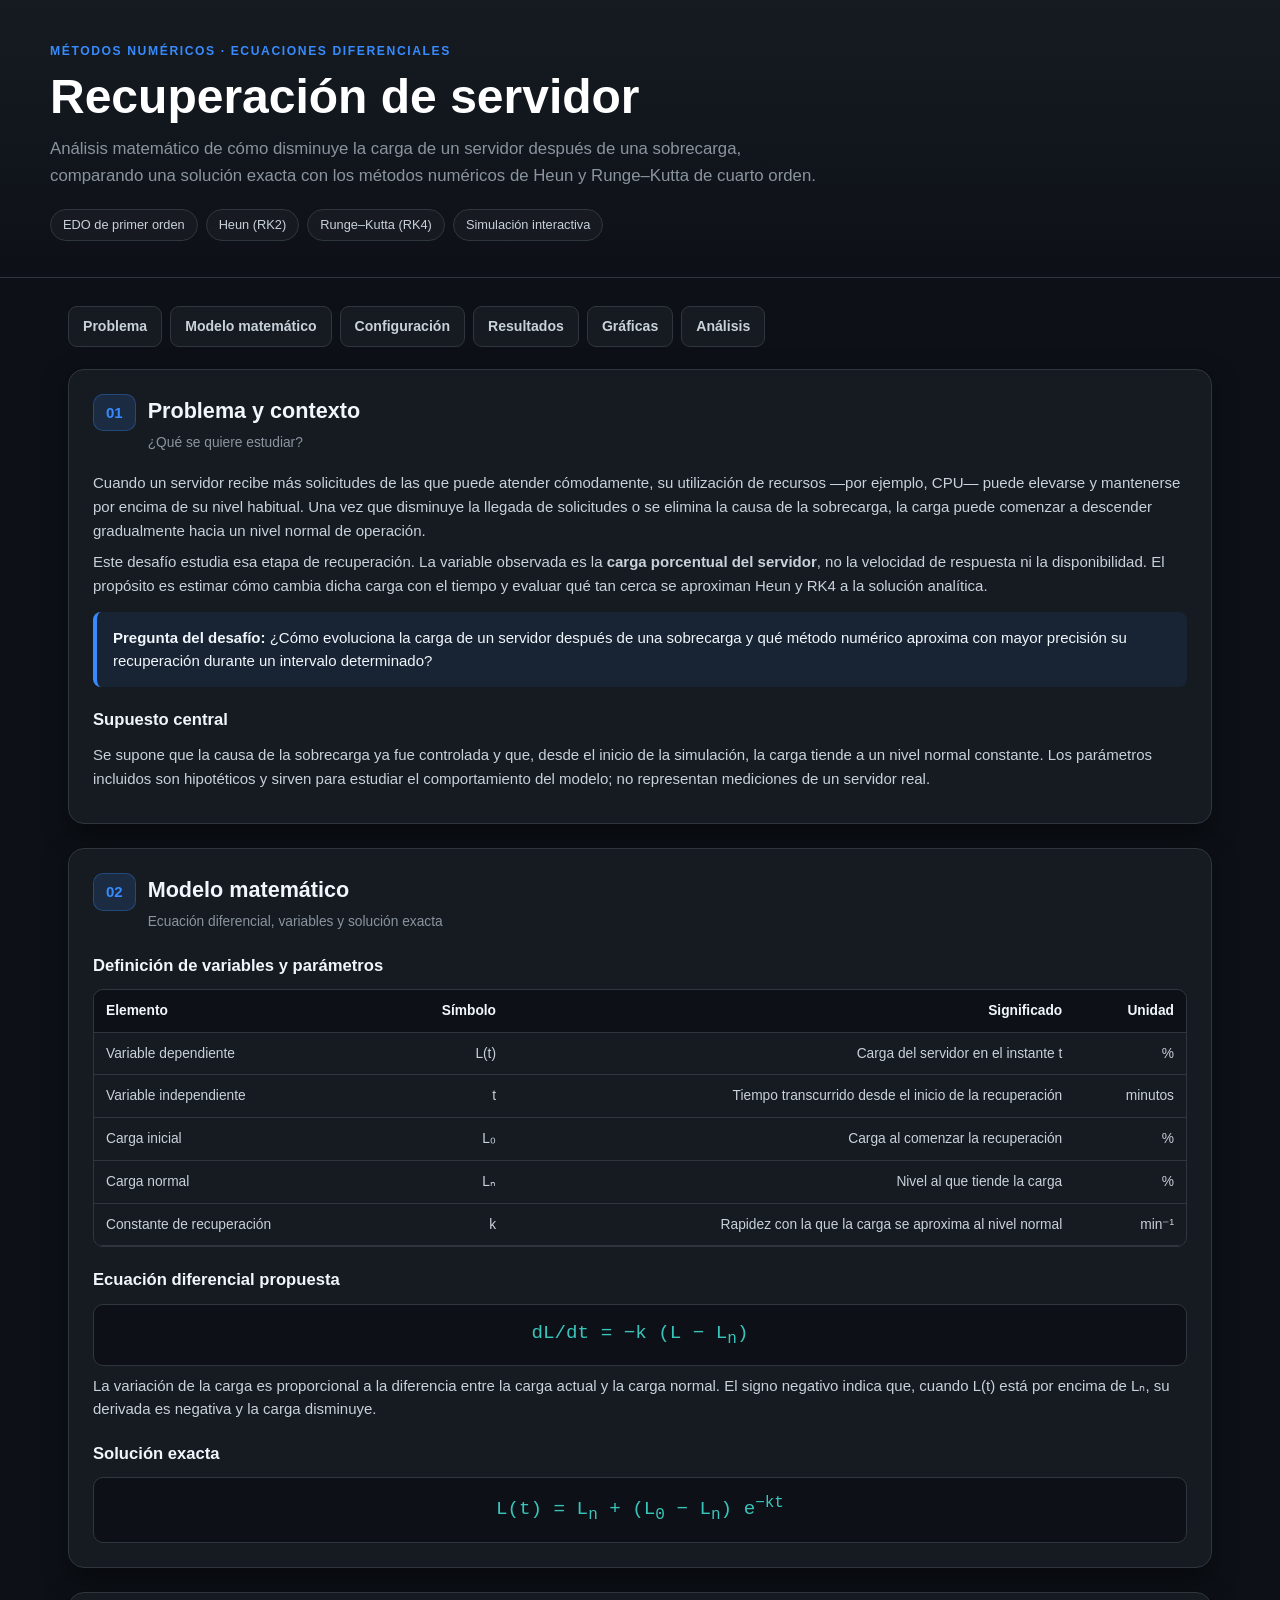
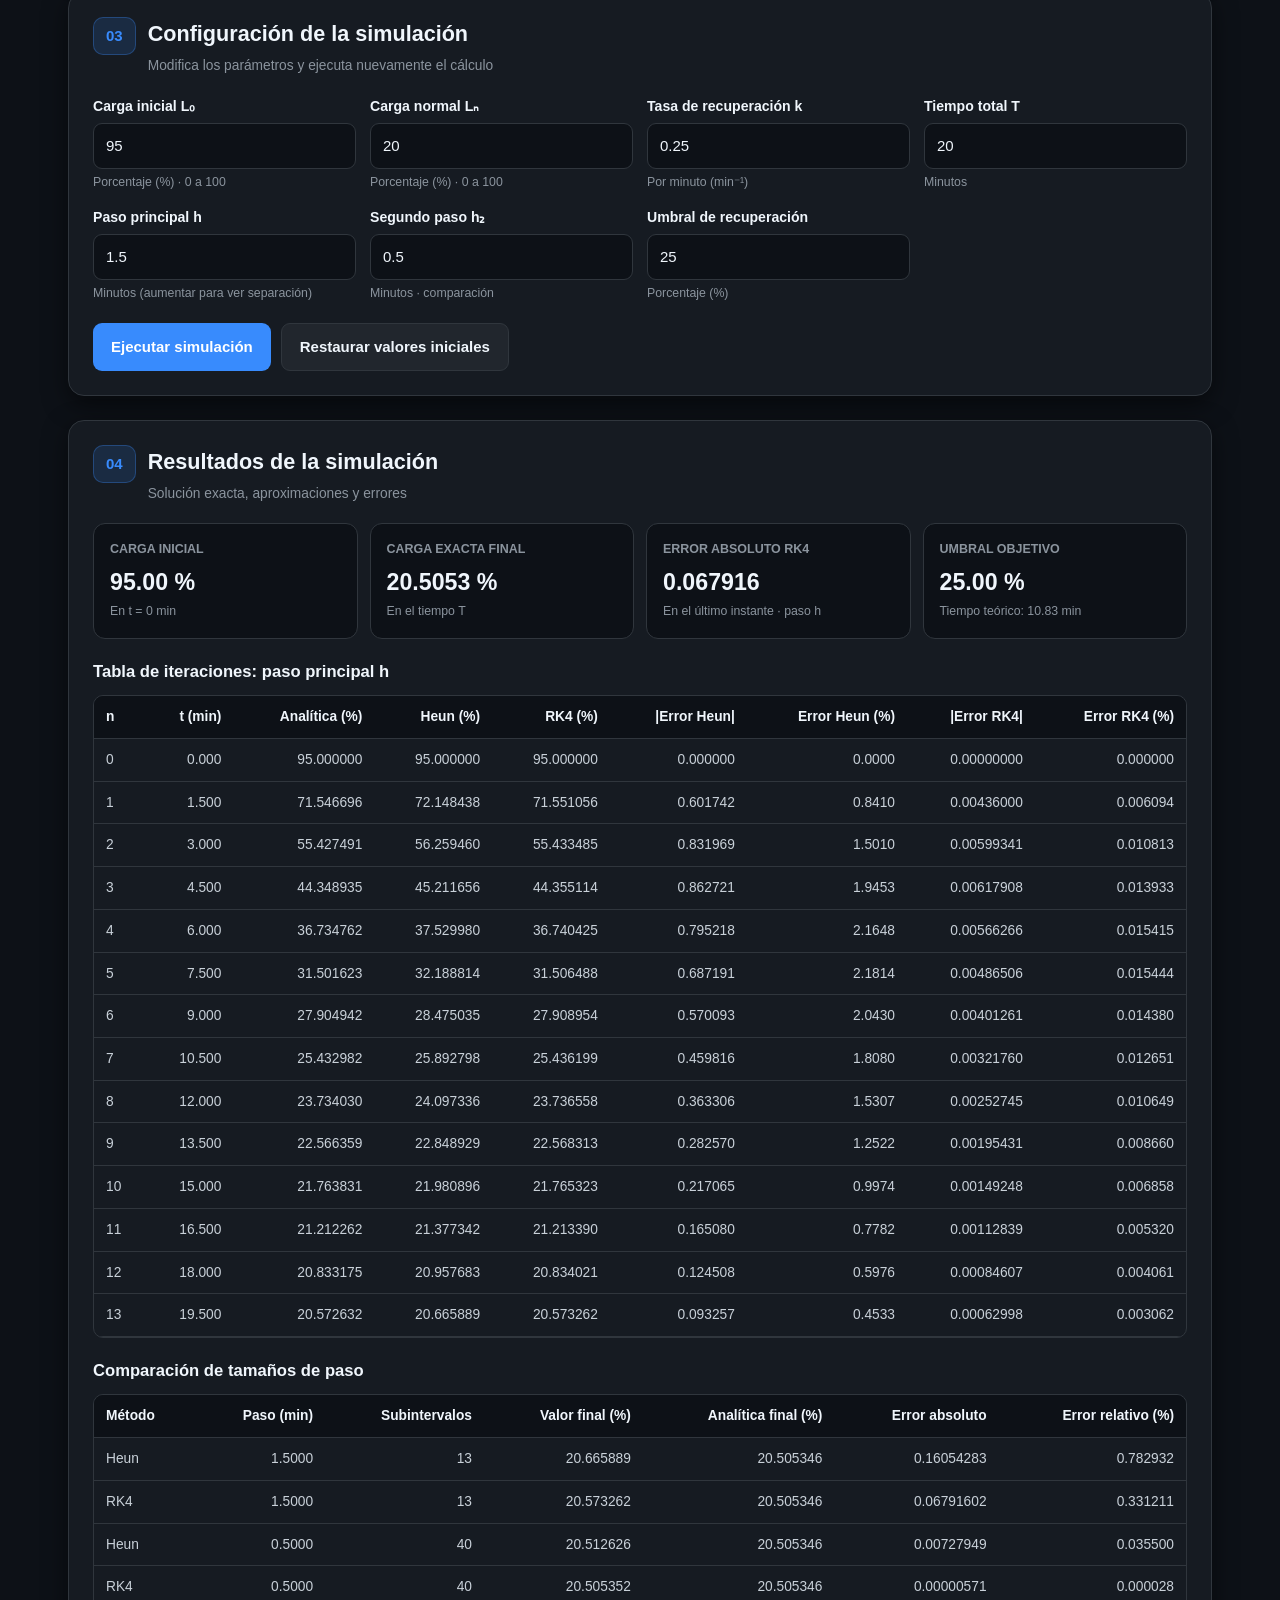
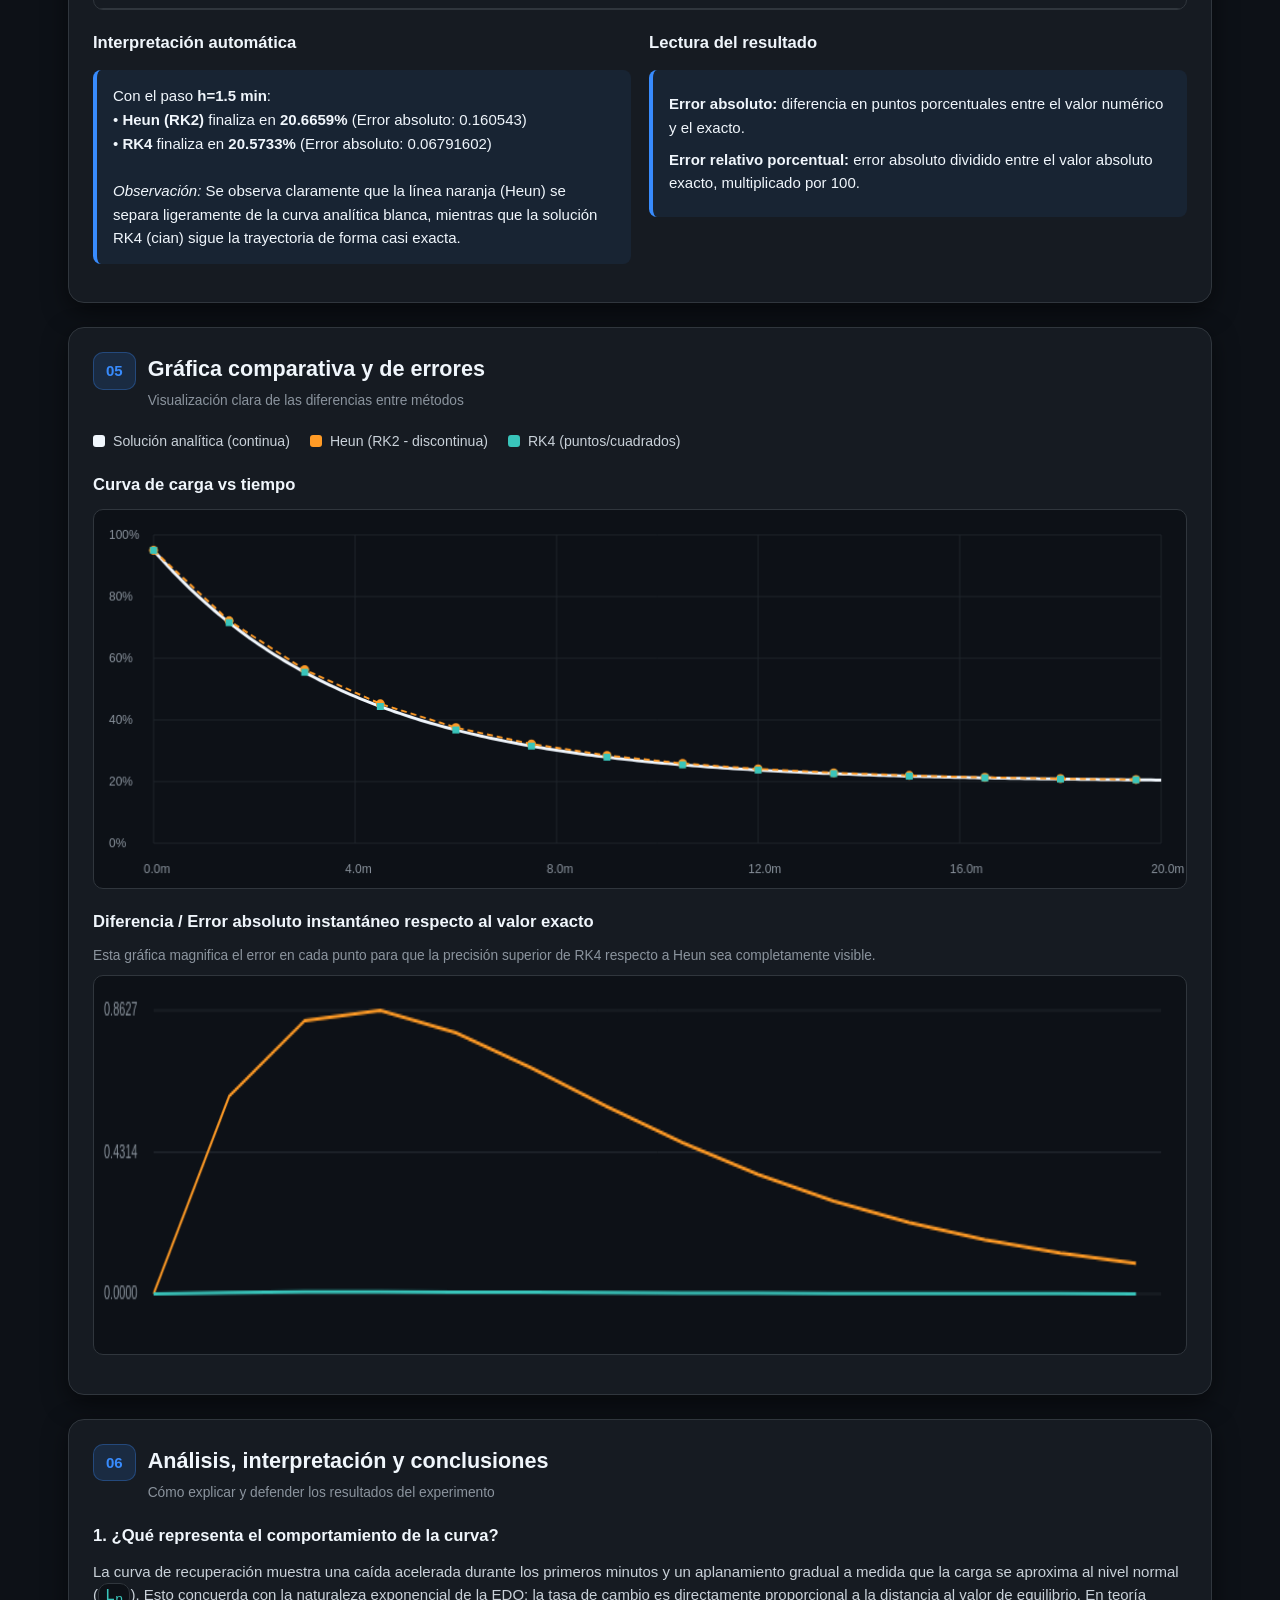
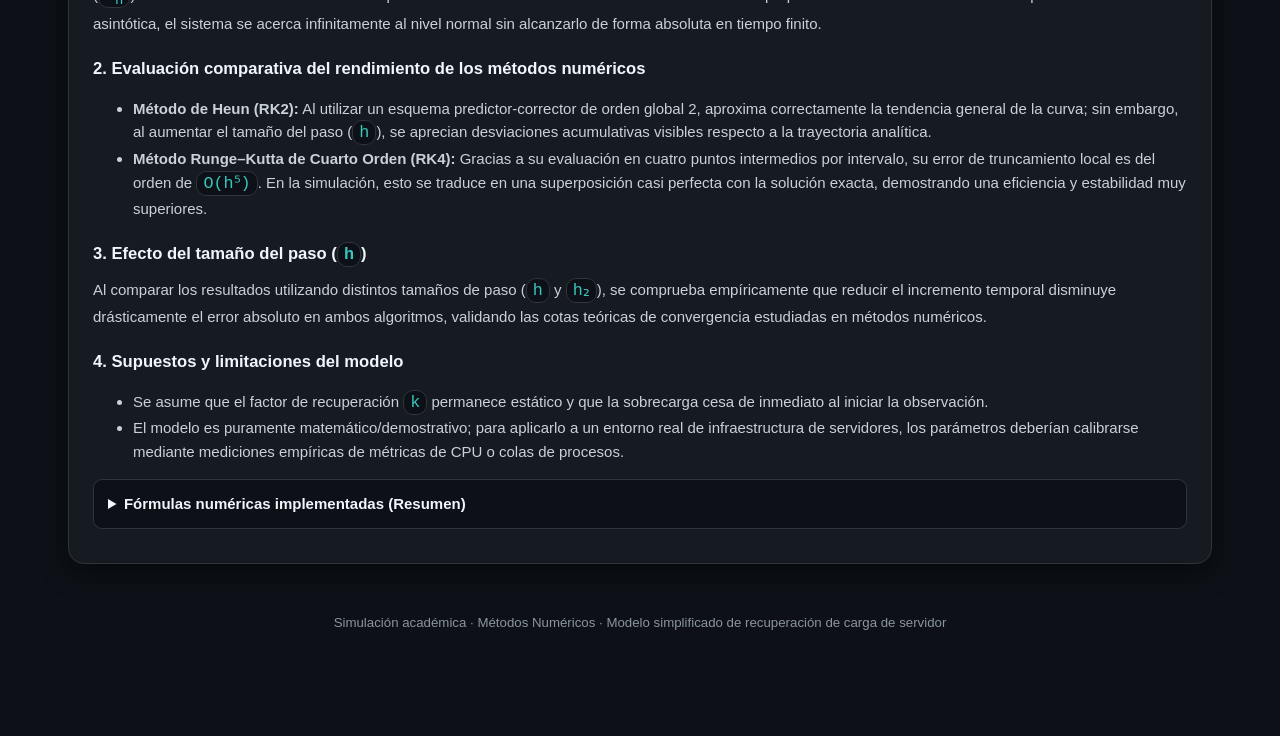
<file: index.html>
<!DOCTYPE html>
<html lang="es">
<head>
<meta charset="UTF-8">
<meta name="viewport" content="width=device-width, initial-scale=1.0">
<meta name="description" content="Simulador académico de recuperación de la carga de un servidor mediante solución analítica, Heun y RK4.">
<title>Recuperación de servidor | Métodos numéricos</title>
<style>
:root {
  --bg: #0d1117;
  --panel: #161b22;
  --panel-border: #30363d;
  --ink: #c9d1d9;
  --ink-bright: #f0f6fc;
  --muted: #8b949e;
  --line: #21262d;
  
  --blue: #388bfd;
  --blue-glow: rgba(56, 139, 253, 0.15);
  --teal: #39c5bb;
  --orange: #ff9b26;
  --purple: #bc8cff;
  --green: #3fb950;
  --red: #f85149;
  
  --shadow: 0 8px 24px rgba(0, 0, 0, 0.5);
}

* { box-sizing: border-box; }
body {
  margin: 0;
  background: var(--bg);
  color: var(--ink);
  font: 15px/1.58 -apple-system, BlinkMacSystemFont, "Segoe UI", Roboto, Helvetica, Arial, sans-serif;
}

header {
  background: linear-gradient(180deg, #161b22 0%, #0d1117 100%);
  border-bottom: 1px solid var(--panel-border);
  color: var(--ink-bright);
  padding: 42px 20px 36px;
}
.hero { max-width: 1180px; margin: auto; }
.eyebrow {
  text-transform: uppercase;
  letter-spacing: .13em;
  font-size: .76rem;
  font-weight: 800;
  color: var(--blue);
}
h1 { font-size: clamp(2rem, 5vw, 3rem); line-height: 1.1; margin: 10px 0; color: #fff; }
header p { max-width: 780px; color: var(--muted); margin: 12px 0 0; font-size: 1.05rem; }

.hero-tags { display: flex; gap: 8px; flex-wrap: wrap; margin-top: 20px; }
.hero-tags span {
  border: 1px solid var(--panel-border);
  background: rgba(255,255,255,0.03);
  border-radius: 999px;
  padding: 5px 12px;
  font-size: .8rem;
  color: var(--ink);
}

main { max-width: 1180px; margin: 28px auto; padding: 0 18px 50px; }

nav { display: flex; gap: 8px; flex-wrap: wrap; margin-bottom: 22px; }
nav a {
  color: var(--ink);
  background: var(--panel);
  border: 1px solid var(--panel-border);
  border-radius: 9px;
  padding: 8px 14px;
  text-decoration: none;
  font-weight: 600;
  font-size: .88rem;
  transition: all .2s;
}
nav a:hover { border-color: var(--blue); color: var(--blue); }

section, .panel {
  background: var(--panel);
  border: 1px solid var(--panel-border);
  border-radius: 16px;
  box-shadow: var(--shadow);
  padding: 24px;
  margin: 0 0 24px;
  scroll-margin-top: 15px;
}

.section-head { display: flex; align-items: flex-start; gap: 12px; margin-bottom: 18px; }
.num {
  background: var(--blue-glow);
  color: var(--blue);
  border: 1px solid rgba(56,139,253,0.3);
  font-weight: 800;
  border-radius: 10px;
  padding: 6px 12px;
}

h2 { font-size: 1.35rem; margin: 0 0 4px; color: var(--ink-bright); }
h3 { font-size: 1.04rem; margin: 20px 0 10px; color: var(--ink-bright); }
p { margin: 8px 0; }
.muted, .hint { color: var(--muted); }
.small { font-size: .86rem; }

.callout {
  background: rgba(56, 139, 253, 0.08);
  border-left: 4px solid var(--blue);
  padding: 14px 16px;
  border-radius: 8px;
  margin: 14px 0;
  color: var(--ink-bright);
}
.warning {
  background: rgba(255, 155, 38, 0.08);
  border-left-color: var(--orange);
}

.form-grid { display: grid; grid-template-columns: repeat(4, minmax(0, 1fr)); gap: 14px; }
.field label { display: block; font-weight: 600; font-size: .88rem; margin-bottom: 6px; color: var(--ink-bright); }
.field input {
  width: 100%;
  border: 1px solid var(--panel-border);
  border-radius: 9px;
  padding: 10px 12px;
  font: inherit;
  color: var(--ink-bright);
  background: #0d1117;
  transition: border-color .2s;
}
.field input:focus { outline: none; border-color: var(--blue); box-shadow: 0 0 0 3px var(--blue-glow); }
.unit { font-size: .77rem; color: var(--muted); margin-top: 4px; }

.actions { display: flex; gap: 10px; flex-wrap: wrap; margin-top: 20px; }
button {
  border: 0;
  border-radius: 9px;
  padding: 11px 18px;
  font: inherit;
  font-weight: 700;
  cursor: pointer;
  transition: filter .2s;
}
.primary { background: var(--blue); color: #fff; }
.secondary { background: #21262d; color: var(--ink-bright); border: 1px solid var(--panel-border); }
button:hover { filter: brightness(1.15); }

.error-box {
  display: none;
  color: #ff7b72;
  background: rgba(248, 81, 73, 0.1);
  border: 1px solid rgba(248, 81, 73, 0.4);
  padding: 12px 14px;
  border-radius: 8px;
  margin-top: 14px;
}

.formula {
  font-family: "Fira Code", Monaco, Consolas, monospace;
  font-size: 1.05rem;
  background: #0d1117;
  border: 1px solid var(--panel-border);
  border-radius: 10px;
  padding: 13px 16px;
  overflow-x: auto;
  color: var(--teal);
}
.formula.center { text-align: center; font-size: 1.2rem; }

.cards { display: grid; grid-template-columns: repeat(4, minmax(0, 1fr)); gap: 12px; margin: 16px 0; }
.metric {
  border: 1px solid var(--panel-border);
  border-radius: 12px;
  padding: 16px;
  background: #0d1117;
}
.metric .label { font-size: .78rem; color: var(--muted); font-weight: 700; text-transform: uppercase; }
.metric .value { font-size: 1.45rem; font-weight: 800; margin-top: 4px; color: var(--ink-bright); font-variant-numeric: tabular-nums; }
.metric .sub { font-size: .77rem; color: var(--muted); margin-top: 2px; }

.two-col { display: grid; grid-template-columns: 1fr 1fr; gap: 18px; }

table { width: 100%; border-collapse: collapse; font-size: .86rem; font-variant-numeric: tabular-nums; }
th, td { padding: 10px 12px; border-bottom: 1px solid var(--panel-border); text-align: right; white-space: nowrap; }
th { background: #0d1117; color: var(--ink-bright); font-weight: 700; }
th:first-child, td:first-child { text-align: left; }
tbody tr:hover { background: rgba(255,255,255,0.02); }
.table-wrap { overflow: auto; border: 1px solid var(--panel-border); border-radius: 10px; margin-top: 10px; }

.legend { display: flex; gap: 20px; flex-wrap: wrap; font-size: .88rem; margin: 10px 0 16px; }
.legend span { display: inline-flex; align-items: center; }
.legend span:before {
  content: "";
  display: inline-block;
  width: 12px;
  height: 12px;
  border-radius: 3px;
  margin-right: 8px;
  background: var(--c);
}

canvas {
  width: 100%;
  height: 380px;
  display: block;
  border: 1px solid var(--panel-border);
  border-radius: 10px;
  background: #0d1117;
  margin-bottom: 15px;
}

.steps { counter-reset: step; list-style: none; padding: 0; }
.steps li { counter-increment: step; position: relative; padding: 0 0 16px 42px; }
.steps li:before {
  content: counter(step);
  position: absolute;
  left: 0;
  top: 0;
  background: var(--blue-glow);
  color: var(--blue);
  border: 1px solid rgba(56,139,253,0.3);
  font-weight: 800;
  border-radius: 50%;
  width: 28px;
  height: 28px;
  display: grid;
  place-items: center;
}

footer { text-align: center; color: var(--muted); font-size: .83rem; padding: 25px 15px; }
details { border: 1px solid var(--panel-border); border-radius: 9px; padding: 12px 14px; margin: 10px 0; background: #0d1117; }
summary { font-weight: 700; cursor: pointer; color: var(--ink-bright); }

@media(max-width:850px) {
  .form-grid, .cards { grid-template-columns: repeat(2, minmax(0, 1fr)); }
  .two-col { grid-template-columns: 1fr; }
}
@media(max-width:520px) {
  header { padding: 30px 17px; }
  .form-grid, .cards { grid-template-columns: 1fr; }
  section, .panel { padding: 17px; }
}
</style>
</head>
<body>
<header>
 <div class="hero">
  <div class="eyebrow">Métodos numéricos · Ecuaciones diferenciales</div>
  <h1>Recuperación de servidor</h1>
  <p>Análisis matemático de cómo disminuye la carga de un servidor después de una sobrecarga, comparando una solución exacta con los métodos numéricos de Heun y Runge–Kutta de cuarto orden.</p>
  <div class="hero-tags">
    <span>EDO de primer orden</span>
    <span>Heun (RK2)</span>
    <span>Runge–Kutta (RK4)</span>
    <span>Simulación interactiva</span>
  </div>
 </div>
</header>
<main>
<nav aria-label="Navegación">
 <a href="#contexto">Problema</a>
 <a href="#modelo">Modelo matemático</a>
 <a href="#configuracion">Configuración</a>
 <a href="#resultados">Resultados</a>
 <a href="#graficas">Gráficas</a>
 <a href="#analisis">Análisis</a>
</nav>

<section id="contexto">
 <div class="section-head"><span class="num">01</span><div><h2>Problema y contexto</h2><div class="muted small">¿Qué se quiere estudiar?</div></div></div>
 <p>Cuando un servidor recibe más solicitudes de las que puede atender cómodamente, su utilización de recursos —por ejemplo, CPU— puede elevarse y mantenerse por encima de su nivel habitual. Una vez que disminuye la llegada de solicitudes o se elimina la causa de la sobrecarga, la carga puede comenzar a descender gradualmente hacia un nivel normal de operación.</p>
 <p>Este desafío estudia esa etapa de recuperación. La variable observada es la <strong>carga porcentual del servidor</strong>, no la velocidad de respuesta ni la disponibilidad. El propósito es estimar cómo cambia dicha carga con el tiempo y evaluar qué tan cerca se aproximan Heun y RK4 a la solución analítica.</p>
 <div class="callout"><strong>Pregunta del desafío:</strong> ¿Cómo evoluciona la carga de un servidor después de una sobrecarga y qué método numérico aproxima con mayor precisión su recuperación durante un intervalo determinado?</div>
 <h3>Supuesto central</h3>
 <p>Se supone que la causa de la sobrecarga ya fue controlada y que, desde el inicio de la simulación, la carga tiende a un nivel normal constante. Los parámetros incluidos son hipotéticos y sirven para estudiar el comportamiento del modelo; no representan mediciones de un servidor real.</p>
</section>

<section id="modelo">
 <div class="section-head"><span class="num">02</span><div><h2>Modelo matemático</h2><div class="muted small">Ecuación diferencial, variables y solución exacta</div></div></div>
 <h3>Definición de variables y parámetros</h3>
 <div class="table-wrap"><table>
 <thead><tr><th>Elemento</th><th>Símbolo</th><th>Significado</th><th>Unidad</th></tr></thead>
 <tbody>
 <tr><td>Variable dependiente</td><td>L(t)</td><td>Carga del servidor en el instante t</td><td>%</td></tr>
 <tr><td>Variable independiente</td><td>t</td><td>Tiempo transcurrido desde el inicio de la recuperación</td><td>minutos</td></tr>
 <tr><td>Carga inicial</td><td>L₀</td><td>Carga al comenzar la recuperación</td><td>%</td></tr>
 <tr><td>Carga normal</td><td>Lₙ</td><td>Nivel al que tiende la carga</td><td>%</td></tr>
 <tr><td>Constante de recuperación</td><td>k</td><td>Rapidez con la que la carga se aproxima al nivel normal</td><td>min⁻¹</td></tr>
 </tbody></table></div>
 <h3>Ecuación diferencial propuesta</h3>
 <div class="formula center">dL/dt = −k (L − L<sub>n</sub>)</div>
 <p>La variación de la carga es proporcional a la diferencia entre la carga actual y la carga normal. El signo negativo indica que, cuando L(t) está por encima de Lₙ, su derivada es negativa y la carga disminuye.</p>
 <h3>Solución exacta</h3>
 <div class="formula center">L(t) = L<sub>n</sub> + (L<sub>0</sub> − L<sub>n</sub>) e<sup>−kt</sup></div>
</section>

<section id="configuracion">
 <div class="section-head"><span class="num">03</span><div><h2>Configuración de la simulación</h2><div class="muted small">Modifica los parámetros y ejecuta nuevamente el cálculo</div></div></div>
 <div class="form-grid">
  <div class="field"><label for="l0">Carga inicial L₀</label><input id="l0" type="number" min="0" max="100" step="any" value="95"><div class="unit">Porcentaje (%) · 0 a 100</div></div>
  <div class="field"><label for="ln">Carga normal Lₙ</label><input id="ln" type="number" min="0" max="100" step="any" value="20"><div class="unit">Porcentaje (%) · 0 a 100</div></div>
  <div class="field"><label for="k">Tasa de recuperación k</label><input id="k" type="number" min="0.000001" step="any" value="0.25"><div class="unit">Por minuto (min⁻¹)</div></div>
  <div class="field"><label for="time">Tiempo total T</label><input id="time" type="number" min="0.01" step="any" value="20"><div class="unit">Minutos</div></div>
  <div class="field"><label for="h">Paso principal h</label><input id="h" type="number" min="0.0001" step="any" value="1.5"><div class="unit">Minutos (aumentar para ver separación)</div></div>
  <div class="field"><label for="h2">Segundo paso h₂</label><input id="h2" type="number" min="0.0001" step="any" value="0.5"><div class="unit">Minutos · comparación</div></div>
  <div class="field"><label for="threshold">Umbral de recuperación</label><input id="threshold" type="number" min="0" max="100" step="any" value="25"><div class="unit">Porcentaje (%)</div></div>
 </div>
 <div class="actions">
   <button class="primary" id="run">Ejecutar simulación</button>
   <button class="secondary" id="reset">Restaurar valores iniciales</button>
 </div>
 <div id="error" class="error-box" role="alert"></div>
</section>

<section id="resultados">
 <div class="section-head"><span class="num">04</span><div><h2>Resultados de la simulación</h2><div class="muted small">Solución exacta, aproximaciones y errores</div></div></div>
 <div class="cards">
  <div class="metric"><div class="label">Carga inicial</div><div class="value" id="mInitial">95.00 %</div><div class="sub">En t = 0 min</div></div>
  <div class="metric"><div class="label">Carga exacta final</div><div class="value" id="mFinal">20.51 %</div><div class="sub">En el tiempo T</div></div>
  <div class="metric"><div class="label">Error absoluto RK4</div><div class="value" id="mErr">0.0000</div><div class="sub">En el último instante · paso h</div></div>
  <div class="metric"><div class="label">Umbral objetivo</div><div class="value" id="mThreshold">25.00 %</div><div class="sub" id="mThresholdTime">Tiempo estimado: —</div></div>
 </div>
 <h3>Tabla de iteraciones: paso principal h</h3>
 <div class="table-wrap"><table id="mainTable"><thead><tr>
 <th>n</th><th>t (min)</th><th>Analítica (%)</th><th>Heun (%)</th><th>RK4 (%)</th><th>|Error Heun|</th><th>Error Heun (%)</th><th>|Error RK4|</th><th>Error RK4 (%)</th>
 </tr></thead><tbody></tbody></table></div>
 <h3>Comparación de tamaños de paso</h3>
 <div class="table-wrap"><table id="stepTable"><thead><tr><th>Método</th><th>Paso (min)</th><th>Subintervalos</th><th>Valor final (%)</th><th>Analítica final (%)</th><th>Error absoluto</th><th>Error relativo (%)</th></tr></thead><tbody></tbody></table></div>
 <div class="two-col">
  <div><h3>Interpretación automática</h3><div id="interpretation" class="callout">Ejecuta la simulación para obtener la interpretación.</div></div>
  <div><h3>Lectura del resultado</h3><div class="callout"><p><strong>Error absoluto:</strong> diferencia en puntos porcentuales entre el valor numérico y el exacto.</p><p><strong>Error relativo porcentual:</strong> error absoluto dividido entre el valor absoluto exacto, multiplicado por 100.</p></div></div>
 </div>
</section>

<section id="graficas">
 <div class="section-head"><span class="num">05</span><div><h2>Gráfica comparativa y de errores</h2><div class="muted small">Visualización clara de las diferencias entre métodos</div></div></div>
 
 <div class="legend">
  <span style="--c:#f0f6fc">Solución analítica (continua)</span>
  <span style="--c:#ff9b26">Heun (RK2 - discontinua)</span>
  <span style="--c:#39c5bb">RK4 (puntos/cuadrados)</span>
 </div>
 
 <h3>Curva de carga vs tiempo</h3>
 <canvas id="chart" width="1100" height="380" aria-label="Gráfica de carga de servidor"></canvas>

 <h3>Diferencia / Error absoluto instantáneo respecto al valor exacto</h3>
 <p class="muted small">Esta gráfica magnifica el error en cada punto para que la precisión superior de RK4 respecto a Heun sea completamente visible.</p>
 <canvas id="errorChart" width="1100" height="220" aria-label="Gráfica de error absoluto"></canvas>
</section>

<section id="analisis">
 <div class="section-head"><span class="num">06</span><div><h2>Análisis, interpretación y conclusiones</h2><div class="muted small">Cómo explicar y defender los resultados del experimento</div></div></div>
 
 <h3>1. ¿Qué representa el comportamiento de la curva?</h3>
 <p>La curva de recuperación muestra una caída acelerada durante los primeros minutos y un aplanamiento gradual a medida que la carga se aproxima al nivel normal (<span class="formula" style="display:inline; padding:2px 6px;">L<sub>n</sub></span>). Esto concuerda con la naturaleza exponencial de la EDO: la tasa de cambio es directamente proporcional a la distancia al valor de equilibrio. En teoría asintótica, el sistema se acerca infinitamente al nivel normal sin alcanzarlo de forma absoluta en tiempo finito.</p>

 <h3>2. Evaluación comparativa del rendimiento de los métodos numéricos</h3>
 <ul>
  <li><strong>Método de Heun (RK2):</strong> Al utilizar un esquema predictor-corrector de orden global 2, aproxima correctamente la tendencia general de la curva; sin embargo, al aumentar el tamaño del paso (<span class="formula" style="display:inline; padding:2px 6px;">h</span>), se aprecian desviaciones acumulativas visibles respecto a la trayectoria analítica.</li>
  <li><strong>Método Runge–Kutta de Cuarto Orden (RK4):</strong> Gracias a su evaluación en cuatro puntos intermedios por intervalo, su error de truncamiento local es del orden de <span class="formula" style="display:inline; padding:2px 6px;">O(h⁵)</span>. En la simulación, esto se traduce en una superposición casi perfecta con la solución exacta, demostrando una eficiencia y estabilidad muy superiores.</li>
 </ul>

 <h3>3. Efecto del tamaño del paso (<span class="formula" style="display:inline; padding:2px 6px;">h</span>)</h3>
 <p>Al comparar los resultados utilizando distintos tamaños de paso (<span class="formula" style="display:inline; padding:2px 6px;">h</span> y <span class="formula" style="display:inline; padding:2px 6px;">h₂</span>), se comprueba empíricamente que reducir el incremento temporal disminuye drásticamente el error absoluto en ambos algoritmos, validando las cotas teóricas de convergencia estudiadas en métodos numéricos.</p>

 <h3>4. Supuestos y limitaciones del modelo</h3>
 <ul>
  <li>Se asume que el factor de recuperación <span class="formula" style="display:inline; padding:2px 6px;">k</span> permanece estático y que la sobrecarga cesa de inmediato al iniciar la observación.</li>
  <li>El modelo es puramente matemático/demostrativo; para aplicarlo a un entorno real de infraestructura de servidores, los parámetros deberían calibrarse mediante mediciones empíricas de métricas de CPU o colas de procesos.</li>
 </ul>

 <details><summary>Fórmulas numéricas implementadas (Resumen)</summary>
  <p><strong>Heun:</strong> Promedia las pendientes al inicio y al final pronosticado del intervalo.</p>
  <div class="formula">K₁=f(tₙ,Lₙ) , K₂=f(tₙ+h, Lₙ+hK₁)<br>Lₙ₊₁ = Lₙ + (h/2)(K₁ + K₂)</div>
  <p><strong>RK4:</strong> Utiliza cuatro ponderaciones de pendiente (K₁, K₂, K₃, K₄).</p>
  <div class="formula">Lₙ₊₁ = Lₙ + (h/6)(K₁ + 2K₂ + 2K₃ + K₄)</div>
 </details>
</section>

<footer>Simulación académica · Métodos Numéricos · Modelo simplificado de recuperación de carga de servidor</footer>
</main>

<script>
"use strict";
const $ = id => document.getElementById(id);
const fmt = (x,d=6) => Number(x).toFixed(d);

function f(t,L,p){ return -p.k*(L-p.ln); }
function exact(t,p){ return p.ln + (p.l0-p.ln)*Math.exp(-p.k*t); }

function heun(p,h,n){
  let t=0, L=p.l0, a=[{n:0,t,L}];
  for(let i=0; i<n; i++){
    const k1 = f(t,L,p), pred = L + h*k1, k2 = f(t+h,pred,p);
    L = L + (h/2)*(k1+k2); 
    t = (i+1)*h;
    a.push({n:i+1,t,L});
  }
  return a;
}

function rk4(p,h,n){
  let t=0, L=p.l0, a=[{n:0,t,L}];
  for(let i=0; i<n; i++){
    const k1 = f(t,L,p);
    const k2 = f(t+h/2, L+h*k1/2, p);
    const k3 = f(t+h/2, L+h*k2/2, p);
    const k4 = f(t+h, L+h*k3, p);
    L = L + (h/6)*(k1 + 2*k2 + 2*k3 + k4); 
    t = (i+1)*h;
    a.push({n:i+1,t,L});
  }
  return a;
}

function validate(){
  const p={l0:Number($("l0").value),ln:Number($("ln").value),k:Number($("k").value),T:Number($("time").value),h:Number($("h").value),h2:Number($("h2").value),threshold:Number($("threshold").value)};
  const problems=[];
  for(const key of ["l0","ln","k","T","h","h2","threshold"]) if(!Number.isFinite(p[key])) problems.push("Completa todos los campos con números válidos.");
  if(p.l0<0||p.l0>100||p.ln<0||p.ln>100) problems.push("La carga inicial y normal deben estar entre 0 y 100 %.");
  if(p.k<=0||p.T<=0||p.h<=0||p.h2<=0) problems.push("Los parámetros k, T, h y h₂ deben ser mayores que cero.");
  return {p,problems};
}

function errorData(num,ex){
  const abs=Math.abs(num-ex), rel=Math.abs(ex)>1e-12?100*abs/Math.abs(ex):null;
  return {abs,rel};
}

function fillMainTable(p,H,R){
  const body=$("mainTable").querySelector("tbody"); body.innerHTML="";
  H.forEach((v,i)=>{
    const ex=exact(v.t,p), eh=errorData(v.L,ex), er=errorData(R[i].L,ex);
    const tr=document.createElement("tr");
    const cells=[v.n,fmt(v.t,3),fmt(ex,6),fmt(v.L,6),fmt(R[i].L,6),fmt(eh.abs,6),eh.rel===null?"—":fmt(eh.rel,4),fmt(er.abs,8),er.rel===null?"—":fmt(er.rel,6)];
    cells.forEach(x=>{const td=document.createElement("td");td.textContent=x;tr.appendChild(td)});
    body.appendChild(tr);
  });
}

function fillStepTable(p,sets,exT){
  const body=$("stepTable").querySelector("tbody"); body.innerHTML="";
  for(const s of sets){
    for(const method of ["Heun","RK4"]){
      const arr=s[method], last=arr[arr.length-1], e=errorData(last.L,exT);
      const row=[method,fmt(s.h,4),arr.length-1,fmt(last.L,6),fmt(exT,6),fmt(e.abs,8),e.rel===null?"—":fmt(e.rel,6)];
      const tr=document.createElement("tr");row.forEach(x=>{const td=document.createElement("td");td.textContent=x;tr.appendChild(td)});body.appendChild(tr);
    }
  }
}

function drawCharts(p,H,R){
  // 1. Gráfica Principal de Curvas
  const c=$("chart"), ctx=c.getContext("2d"), W=c.width, Hh=c.height;
  ctx.clearRect(0,0,W,Hh);
  const pad={l:60,r:25,t:25,b:45}, plotW=W-pad.l-pad.r, plotH=Hh-pad.t-pad.b;
  
  let minY=0, maxY=100;
  const X=t=>pad.l+(t/p.T)*plotW, Y=v=>pad.t+(maxY-v)/(maxY-minY)*plotH;

  // Rejilla de Fondo
  ctx.strokeStyle="#21262d"; ctx.lineWidth=1; ctx.font="12px sans-serif"; ctx.fillStyle="#8b949e";
  for(let i=0;i<=5;i++){
    let y=minY+(maxY-minY)*i/5, py=Y(y);
    ctx.beginPath();ctx.moveTo(pad.l,py);ctx.lineTo(W-pad.r,py);ctx.stroke();
    ctx.fillText(y.toFixed(0)+"%",15,py+4);
  }
  for(let i=0;i<=5;i++){
    let t=p.T*i/5, px=X(t);
    ctx.beginPath();ctx.moveTo(px,pad.t);ctx.lineTo(px,Hh-pad.b);ctx.stroke();
    ctx.fillText(t.toFixed(1)+"m",px-10,Hh-15);
  }

  // Dibujar Solución Analítica (Línea Blanca Continua)
  ctx.beginPath();
  for(let i=0; i<=200; i++){
    let t = p.T * i / 200, L = exact(t,p);
    if(i===0) ctx.moveTo(X(t),Y(L)); else ctx.lineTo(X(t),Y(L));
  }
  ctx.strokeStyle="#f0f6fc"; ctx.lineWidth=3; ctx.stroke();

  // Dibujar Heun (Línea discontinua Naranja + Círculos)
  ctx.beginPath();
  ctx.setLineDash([6, 4]);
  H.forEach((v,i)=>{ if(i===0) ctx.moveTo(X(v.t),Y(v.L)); else ctx.lineTo(X(v.t),Y(v.L)); });
  ctx.strokeStyle="#ff9b26"; ctx.lineWidth=2; ctx.stroke();
  ctx.setLineDash([]);
  H.forEach(v=>{ ctx.fillStyle="#ff9b26"; ctx.beginPath(); ctx.arc(X(v.t),Y(v.L),4.5,0,Math.PI*2); ctx.fill(); });

  // Dibujar RK4 (Cuadrados Cian)
  R.forEach(v=>{
    ctx.fillStyle="#39c5bb";
    ctx.beginPath();
    ctx.rect(X(v.t)-3.5, Y(v.L)-3.5, 7, 7);
    ctx.fill();
  });

  // 2. Gráfica Secundaria (Error Absoluto)
  const cErr=$("errorChart"), ctxE=cErr.getContext("2d"), He=cErr.height;
  ctxE.clearRect(0,0,W,He);
  const padE={l:60,r:25,t:20,b:35}, plotHE=He-padE.t-padE.b;

  const errH = H.map((v,i)=>Math.abs(v.L - exact(v.t,p)));
  const errR = R.map((v,i)=>Math.abs(v.L - exact(v.t,p)));
  const maxErr = Math.max(...errH, 0.001);

  const YE = v => padE.t + (maxErr - v) / maxErr * plotHE;

  // Rejilla Error
  ctxE.strokeStyle="#21262d"; ctxE.lineWidth=1; ctxE.font="11px sans-serif"; ctxE.fillStyle="#8b949e";
  for(let i=0;i<=2;i++){
    let val = maxErr * i / 2, py = YE(val);
    ctxE.beginPath(); ctxE.moveTo(padE.l, py); ctxE.lineTo(W-padE.r, py); ctxE.stroke();
    ctxE.fillText(val.toFixed(4), 10, py+3);
  }

  // Error Heun (Naranja)
  ctxE.beginPath();
  H.forEach((v,i)=>{ if(i===0) ctxE.moveTo(X(v.t),YE(errH[i])); else ctxE.lineTo(X(v.t),YE(errH[i])); });
  ctxE.strokeStyle="#ff9b26"; ctxE.lineWidth=2; ctxE.stroke();

  // Error RK4 (Cian)
  ctxE.beginPath();
  R.forEach((v,i)=>{ if(i===0) ctxE.moveTo(X(v.t),YE(errR[i])); else ctxE.lineTo(X(v.t),YE(errR[i])); });
  ctxE.strokeStyle="#39c5bb"; ctxE.lineWidth=2; ctxE.stroke();
}

function run(){
  const {p,problems}=validate(), box=$("error");
  if(problems.length){ box.style.display="block"; box.textContent=[...new Set(problems)].join(" "); return; }
  box.style.display="none";

  const n=Math.round(p.T/p.h), n2=Math.round(p.T/p.h2);
  const H=heun(p,p.h,n), R=rk4(p,p.h,n);
  const H2=heun(p,p.h2,n2), R2=rk4(p,p.h2,n2), exT=exact(p.T,p);

  fillMainTable(p,H,R);
  fillStepTable(p,[{h:p.h,Heun:H,RK4:R},{h:p.h2,Heun:H2,RK4:R2}],exT);
  drawCharts(p,H,R);

  const eR=errorData(R[n].L,exT);
  $("mInitial").textContent=fmt(p.l0,2)+" %";
  $("mFinal").textContent=fmt(exT,4)+" %";
  $("mErr").textContent=fmt(eR.abs,6);
  $("mThreshold").textContent=fmt(p.threshold,2)+" %";
  
  let thresholdTime="No se alcanza en T";
  if(p.threshold>p.ln && p.threshold<p.l0){
    const tHit=Math.log((p.l0-p.ln)/(p.threshold-p.ln))/p.k;
    thresholdTime=tHit<=p.T?`Tiempo teórico: ${fmt(tHit,2)} min`:"Se alcanzará después de T";
  }
  $("mThresholdTime").textContent=thresholdTime;

  const eH=errorData(H[n].L,exT);
  $("interpretation").innerHTML=`Con el paso <strong>h=${p.h} min</strong>:<br>` +
    `• <strong>Heun (RK2)</strong> finaliza en <strong>${fmt(H[n].L,4)}%</strong> (Error absoluto: ${fmt(eH.abs,6)})<br>` +
    `• <strong>RK4</strong> finaliza en <strong>${fmt(R[n].L,4)}%</strong> (Error absoluto: ${fmt(eR.abs,8)})<br><br>` +
    `<em>Observación:</em> Se observa claramente que la línea naranja (Heun) se separa ligeramente de la curva analítica blanca, mientras que la solución RK4 (cian) sigue la trayectoria de forma casi exacta.`;
}

$("run").addEventListener("click",run);
$("reset").addEventListener("click",()=>{
  $("l0").value=95; $("ln").value=20; $("k").value=.25; $("time").value=20; $("h").value=1.5; $("h2").value=.5; $("threshold").value=25; run();
});
run();
</script>
</body>
</html>
</file>
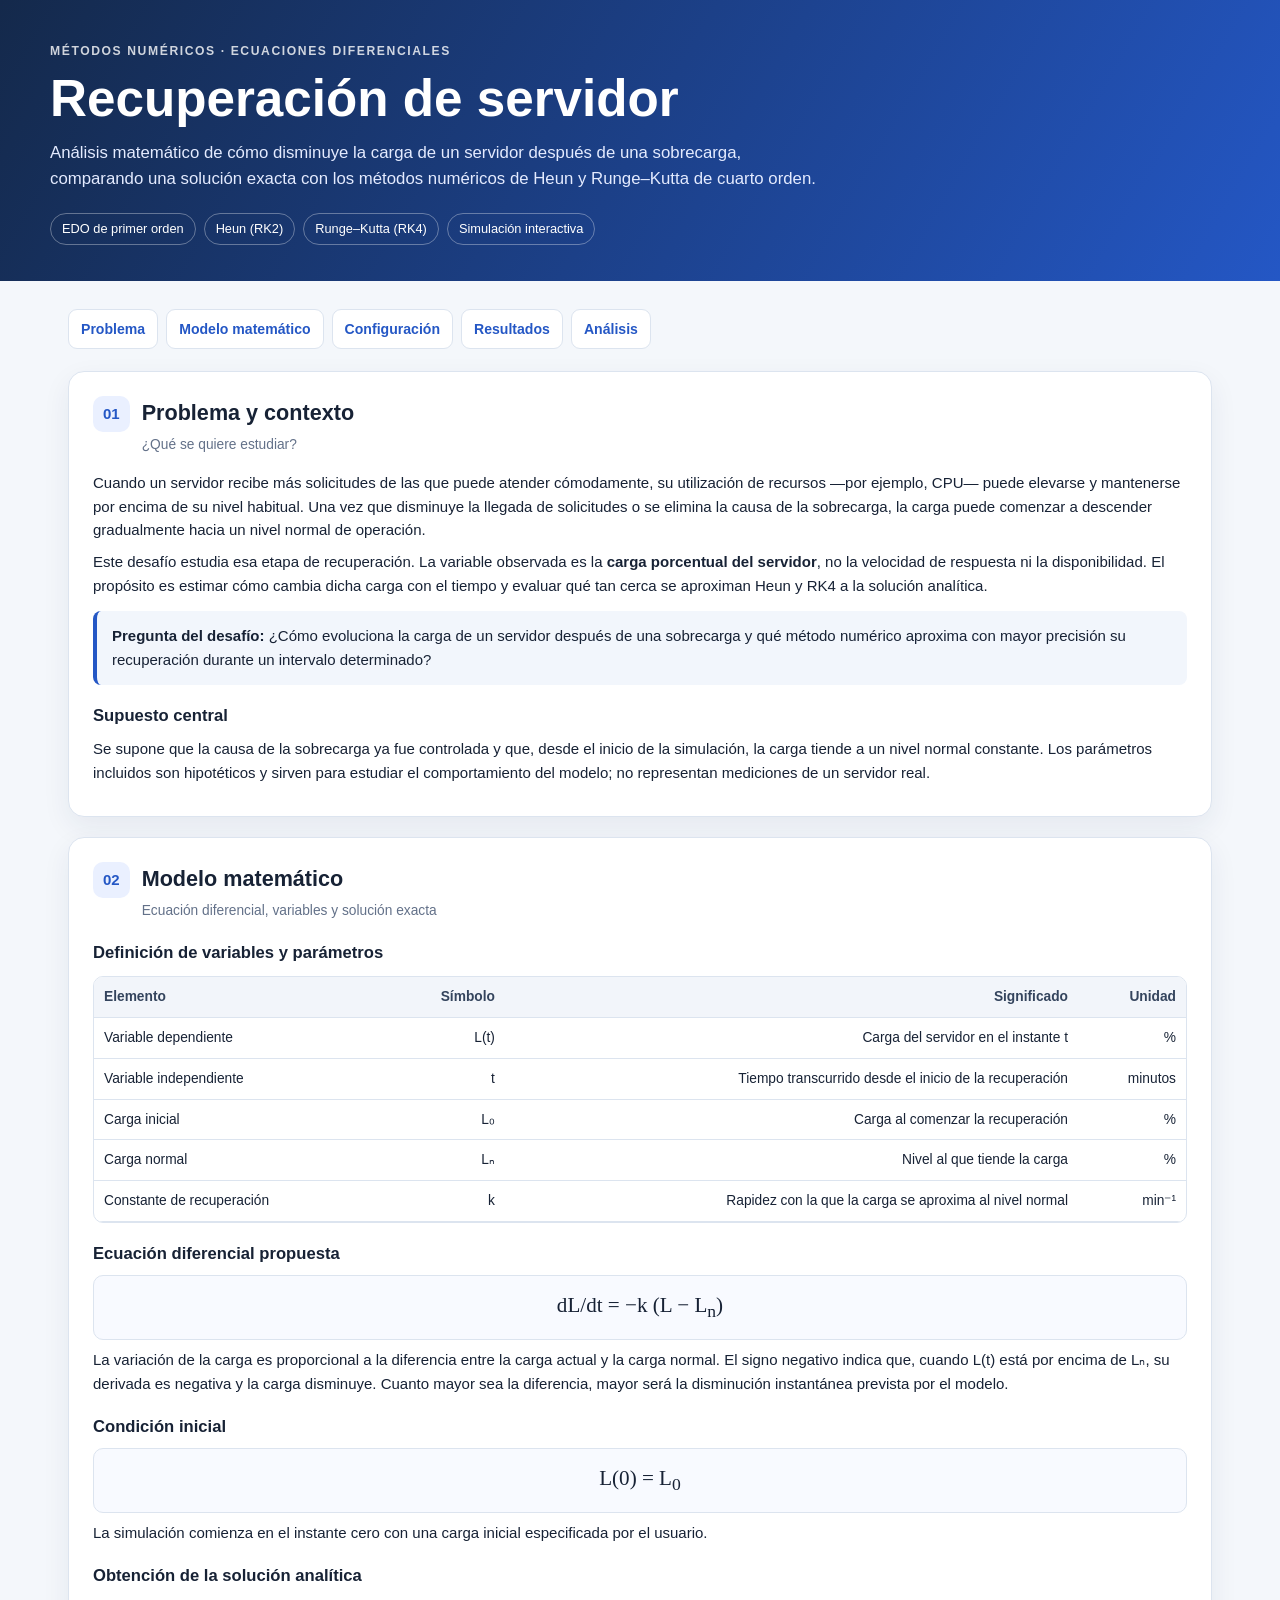
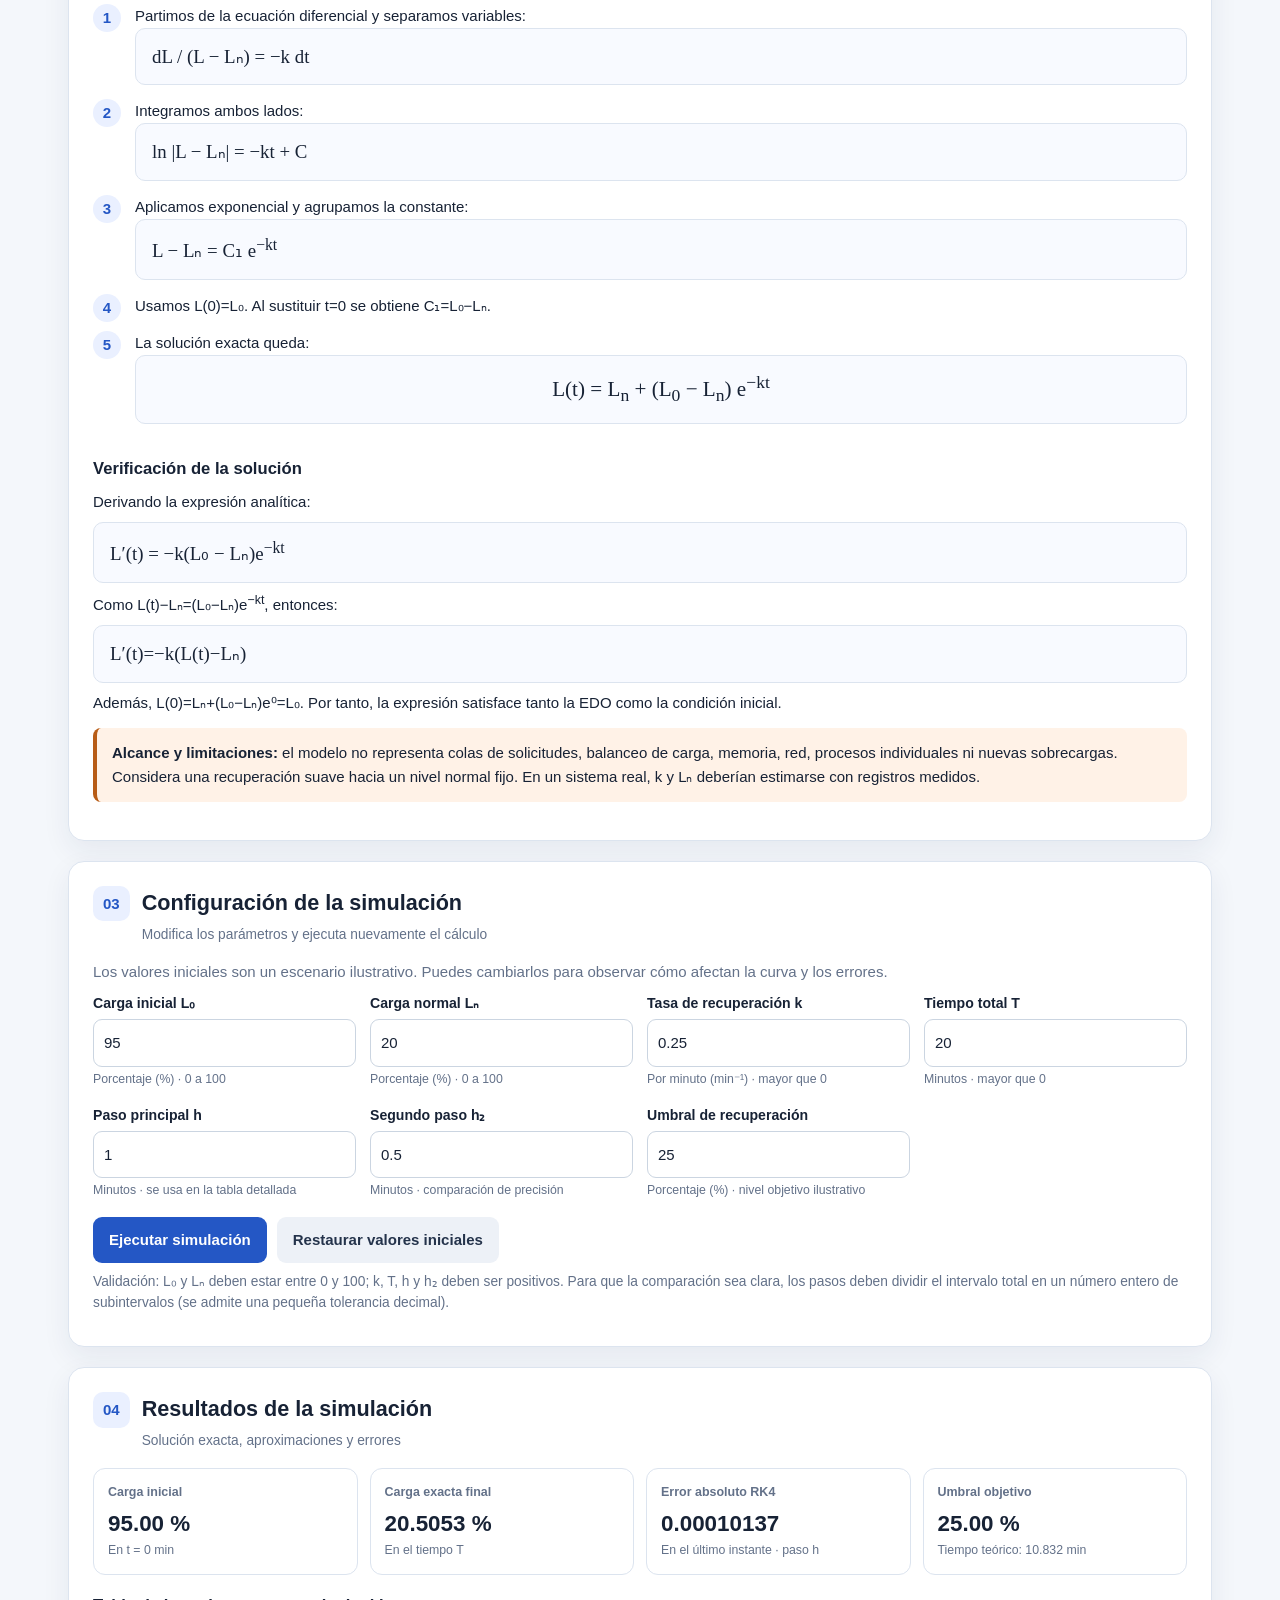
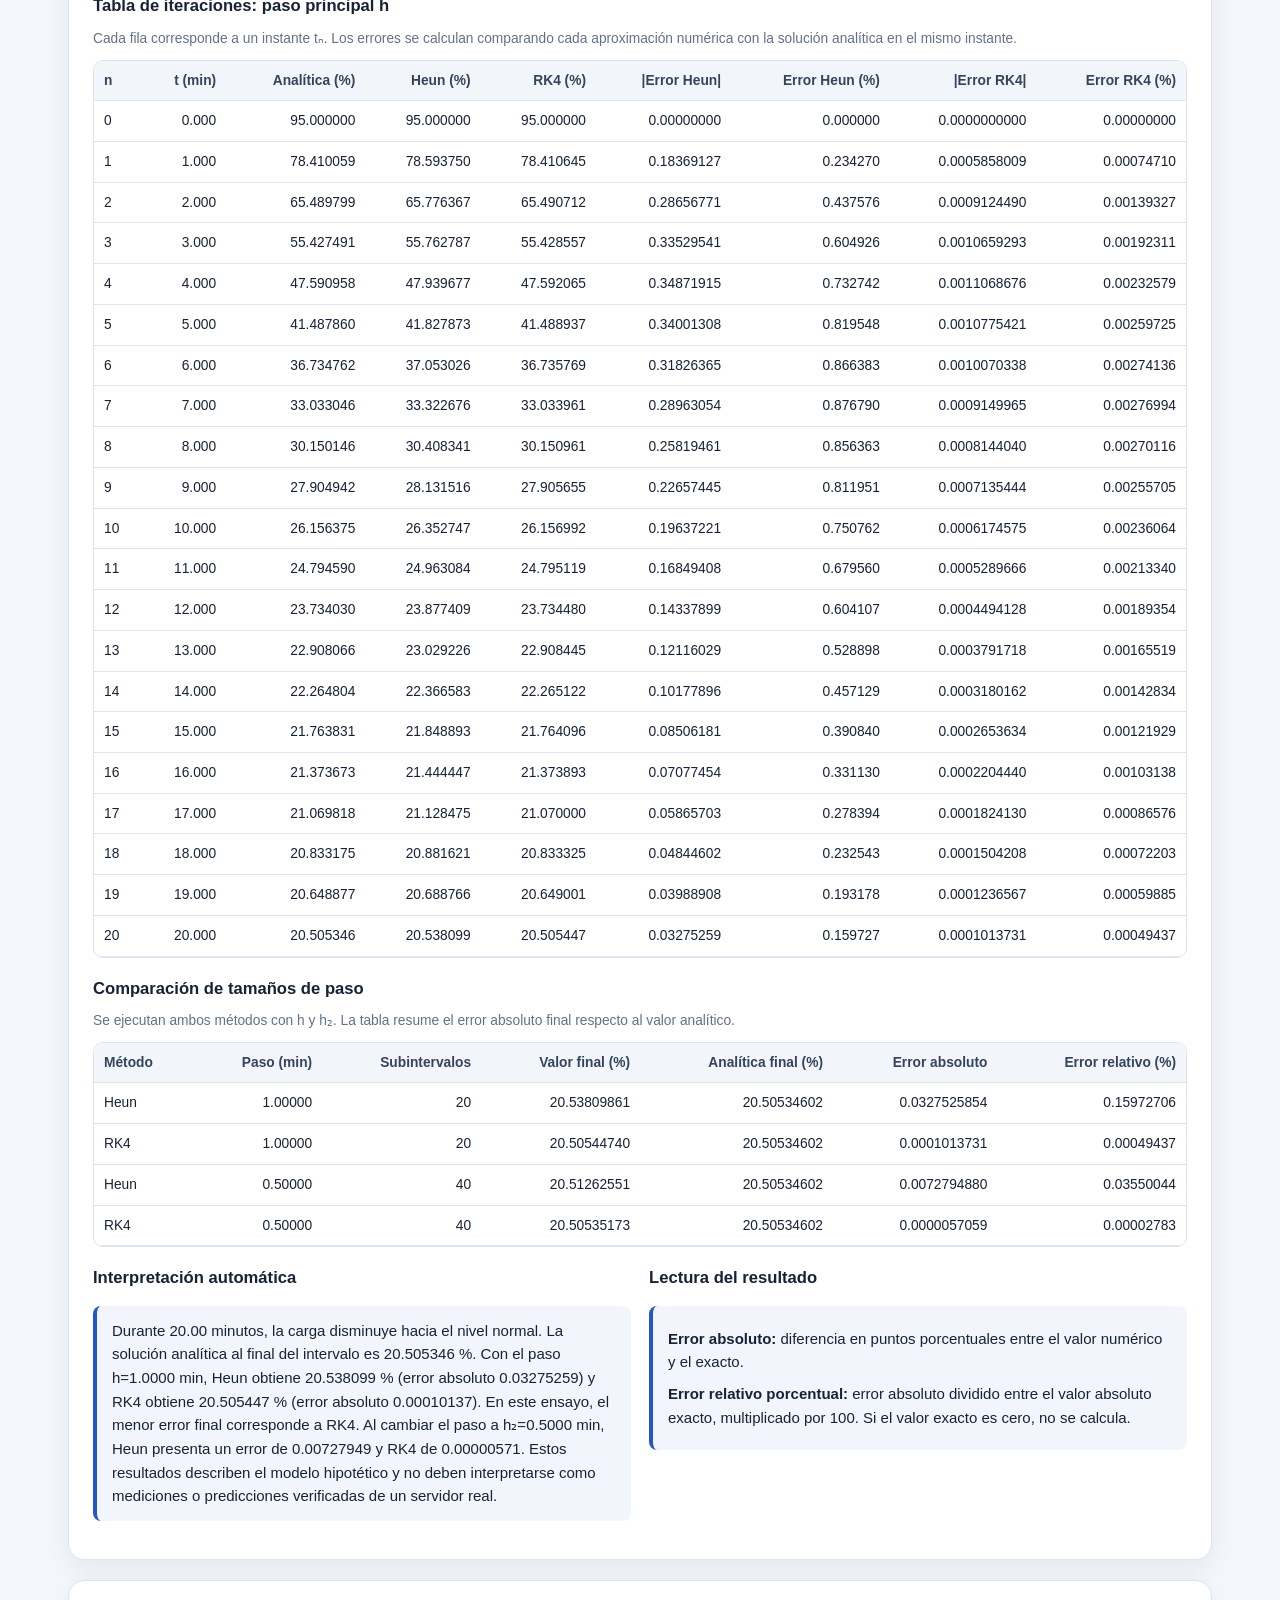
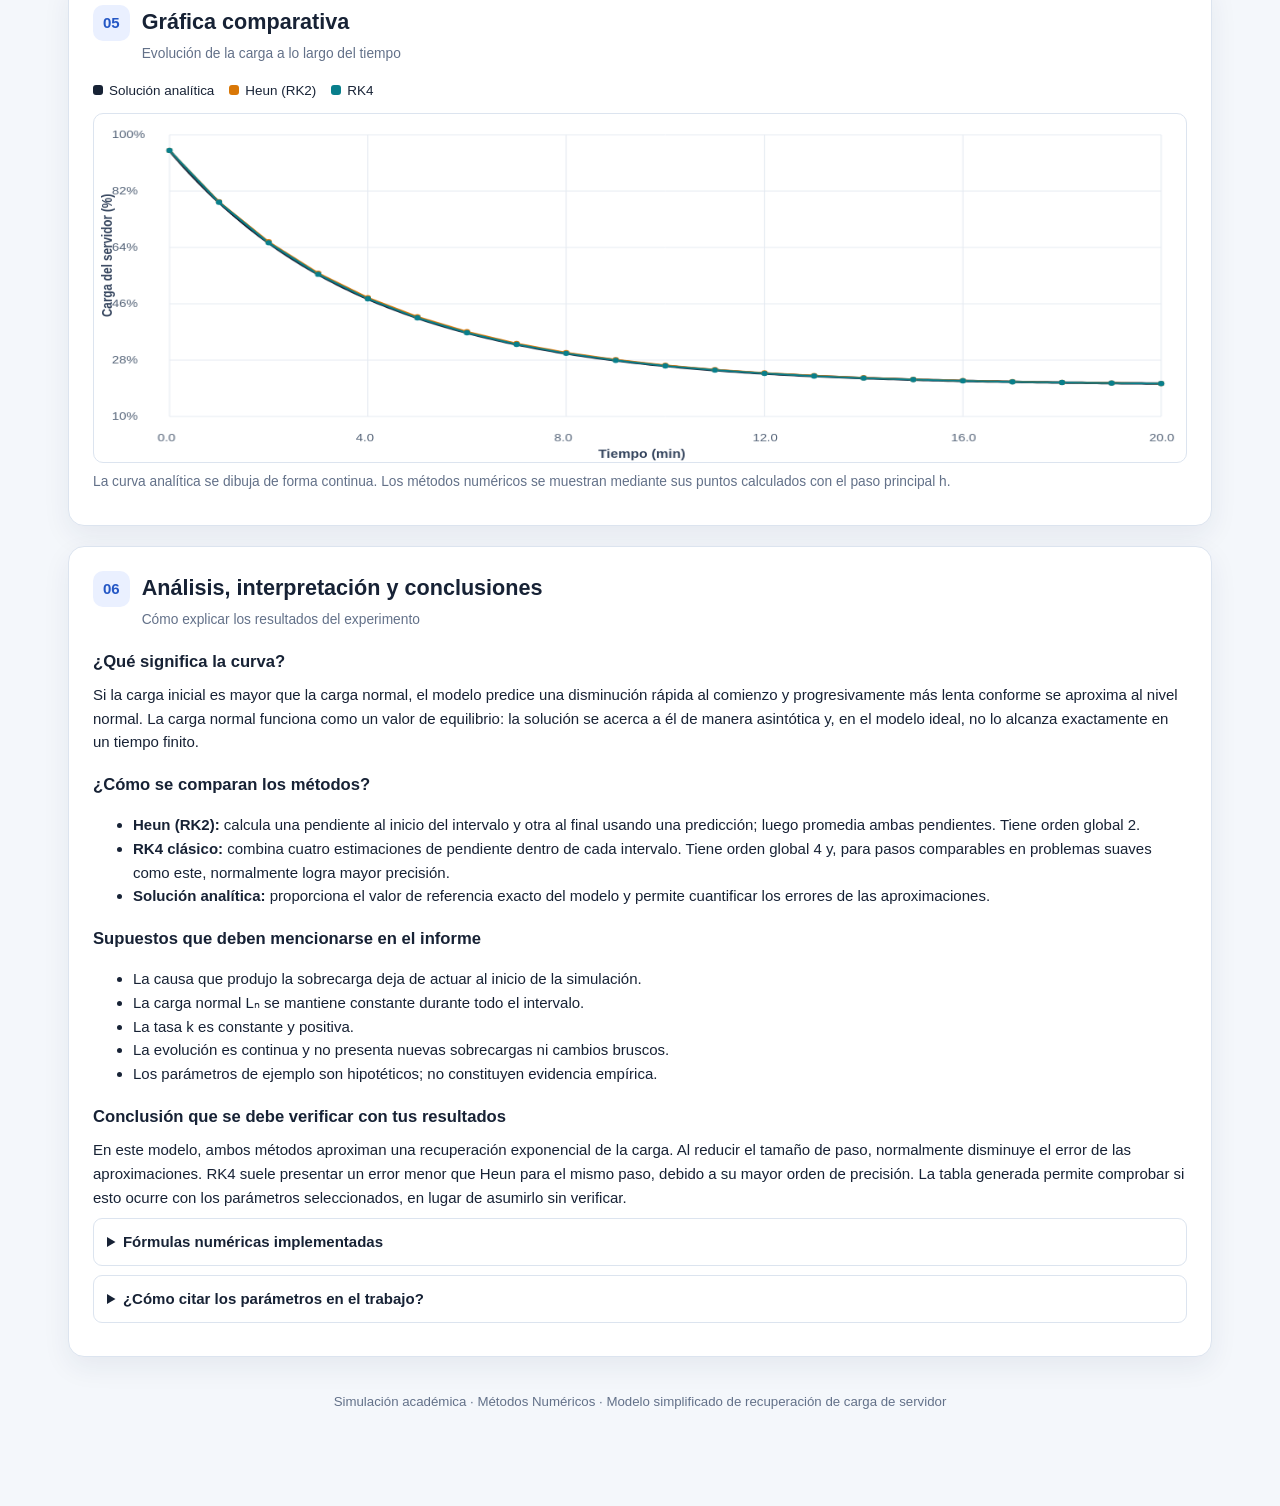
<file: recuperacion_servidor.html>
<!DOCTYPE html>
<html lang="es">
<head>
<meta charset="UTF-8">
<meta name="viewport" content="width=device-width, initial-scale=1.0">
<meta name="description" content="Simulador académico de recuperación de la carga de un servidor mediante solución analítica, Heun y RK4.">
<title>Recuperación de servidor | Métodos numéricos</title>
<style>
:root{
 --bg:#f4f7fb;--panel:#fff;--ink:#172235;--muted:#637189;--line:#dce4ef;
 --blue:#2457c5;--blue2:#eaf0ff;--teal:#087f8c;--teal2:#e6f6f6;
 --orange:#b85c16;--orange2:#fff2e7;--purple:#7652b5;--purple2:#f2edfb;
 --green:#18794e;--red:#b42318;--shadow:0 10px 28px rgba(26,48,82,.07);
}
*{box-sizing:border-box}
body{margin:0;background:var(--bg);color:var(--ink);font:15px/1.58 Inter,Segoe UI,Roboto,Arial,sans-serif}
header{background:linear-gradient(120deg,#14294b,#2457c5);color:white;padding:42px 20px 36px}
.hero{max-width:1180px;margin:auto}
.eyebrow{text-transform:uppercase;letter-spacing:.13em;font-size:.76rem;font-weight:800;opacity:.8}
h1{font-size:clamp(2rem,5vw,3.2rem);line-height:1.1;margin:10px 0}
header p{max-width:780px;color:#e4ebff;margin:12px 0 0;font-size:1.05rem}
.hero-tags{display:flex;gap:8px;flex-wrap:wrap;margin-top:20px}
.hero-tags span{border:1px solid #ffffff55;border-radius:999px;padding:5px 11px;font-size:.8rem}
main{max-width:1180px;margin:28px auto;padding:0 18px 50px}
nav{display:flex;gap:8px;flex-wrap:wrap;margin-bottom:22px}
nav a{color:var(--blue);background:white;border:1px solid var(--line);border-radius:9px;padding:8px 12px;text-decoration:none;font-weight:650;font-size:.88rem}
section,.panel{background:var(--panel);border:1px solid var(--line);border-radius:16px;box-shadow:var(--shadow);padding:24px;margin:0 0 20px;scroll-margin-top:15px}
.section-head{display:flex;align-items:flex-start;gap:12px;margin-bottom:15px}
.num{background:var(--blue2);color:var(--blue);font-weight:800;border-radius:10px;padding:6px 10px}
h2{font-size:1.35rem;margin:0 0 4px}
h3{font-size:1.04rem;margin:18px 0 8px}
p{margin:8px 0}
.muted,.hint{color:var(--muted)}
.small{font-size:.86rem}
.callout{background:#f2f6fc;border-left:4px solid var(--blue);padding:13px 15px;border-radius:8px;margin:14px 0}
.warning{background:var(--orange2);border-left-color:var(--orange)}
.form-grid{display:grid;grid-template-columns:repeat(4,minmax(0,1fr));gap:14px}
.field label{display:block;font-weight:700;font-size:.88rem;margin-bottom:5px}
.field input{width:100%;border:1px solid #cbd5e1;border-radius:9px;padding:11px 10px;font:inherit;color:var(--ink);background:white}
.field input:focus{outline:3px solid #2457c522;border-color:var(--blue)}
.unit{font-size:.77rem;color:var(--muted);margin-top:3px}
.actions{display:flex;gap:10px;flex-wrap:wrap;margin-top:16px}
button{border:0;border-radius:9px;padding:11px 16px;font:inherit;font-weight:750;cursor:pointer}
.primary{background:var(--blue);color:white}
.secondary{background:#edf1f7;color:#24334b}
button:hover{filter:brightness(.97)}
.error-box{display:none;color:var(--red);background:#fff0ef;border:1px solid #f2c3bf;padding:10px 12px;border-radius:8px;margin-top:12px}
.formula{font-family:Cambria,Georgia,serif;font-size:1.18rem;background:#f8faff;border:1px solid var(--line);border-radius:10px;padding:13px 16px;overflow-x:auto}
.formula.center{text-align:center;font-size:1.32rem}
.cards{display:grid;grid-template-columns:repeat(4,minmax(0,1fr));gap:12px;margin:16px 0}
.metric{border:1px solid var(--line);border-radius:12px;padding:14px;background:#fff}
.metric .label{font-size:.78rem;color:var(--muted);font-weight:700}
.metric .value{font-size:1.4rem;font-weight:850;margin-top:3px;font-variant-numeric:tabular-nums}
.metric .sub{font-size:.77rem;color:var(--muted)}
.two-col{display:grid;grid-template-columns:1fr 1fr;gap:18px}
table{width:100%;border-collapse:collapse;font-size:.86rem;font-variant-numeric:tabular-nums}
th,td{padding:9px 10px;border-bottom:1px solid var(--line);text-align:right;white-space:nowrap}
th{background:#f2f5fa;color:#34445d;font-weight:800}
th:first-child,td:first-child{text-align:left}
.table-wrap{overflow:auto;border:1px solid var(--line);border-radius:10px;margin-top:10px}
.legend{display:flex;gap:15px;flex-wrap:wrap;font-size:.84rem;margin:8px 0 12px}
.legend span:before{content:"";display:inline-block;width:10px;height:10px;border-radius:3px;margin-right:6px;background:var(--c)}
canvas{width:100%;height:350px;display:block;border:1px solid var(--line);border-radius:10px;background:#fff}
.pill{display:inline-block;border-radius:999px;padding:3px 9px;font-size:.77rem;font-weight:750;background:var(--teal2);color:var(--teal)}
.steps{counter-reset:step;list-style:none;padding:0}
.steps li{counter-increment:step;position:relative;padding:0 0 14px 42px}
.steps li:before{content:counter(step);position:absolute;left:0;top:0;background:var(--blue2);color:var(--blue);font-weight:800;border-radius:50%;width:28px;height:28px;display:grid;place-items:center}
footer{text-align:center;color:var(--muted);font-size:.83rem;padding:15px}
details{border:1px solid var(--line);border-radius:9px;padding:11px 13px;margin:9px 0}
summary{font-weight:750;cursor:pointer}
.kicker{color:var(--blue);font-weight:800;font-size:.8rem;text-transform:uppercase;letter-spacing:.07em}
@media(max-width:850px){.form-grid,.cards{grid-template-columns:repeat(2,minmax(0,1fr))}.two-col{grid-template-columns:1fr}}
@media(max-width:520px){header{padding:30px 17px}.form-grid,.cards{grid-template-columns:1fr 1fr}section,.panel{padding:17px}table{font-size:.78rem}}
</style>
</head>
<body>
<header>
 <div class="hero">
  <div class="eyebrow">Métodos numéricos · Ecuaciones diferenciales</div>
  <h1>Recuperación de servidor</h1>
  <p>Análisis matemático de cómo disminuye la carga de un servidor después de una sobrecarga, comparando una solución exacta con los métodos numéricos de Heun y Runge–Kutta de cuarto orden.</p>
  <div class="hero-tags"><span>EDO de primer orden</span><span>Heun (RK2)</span><span>Runge–Kutta (RK4)</span><span>Simulación interactiva</span></div>
 </div>
</header>
<main>
<nav aria-label="Navegación">
 <a href="#contexto">Problema</a><a href="#modelo">Modelo matemático</a><a href="#configuracion">Configuración</a><a href="#resultados">Resultados</a><a href="#analisis">Análisis</a>
</nav>

<section id="contexto">
 <div class="section-head"><span class="num">01</span><div><h2>Problema y contexto</h2><div class="muted small">¿Qué se quiere estudiar?</div></div></div>
 <p>Cuando un servidor recibe más solicitudes de las que puede atender cómodamente, su utilización de recursos —por ejemplo, CPU— puede elevarse y mantenerse por encima de su nivel habitual. Una vez que disminuye la llegada de solicitudes o se elimina la causa de la sobrecarga, la carga puede comenzar a descender gradualmente hacia un nivel normal de operación.</p>
 <p>Este desafío estudia esa etapa de recuperación. La variable observada es la <strong>carga porcentual del servidor</strong>, no la velocidad de respuesta ni la disponibilidad. El propósito es estimar cómo cambia dicha carga con el tiempo y evaluar qué tan cerca se aproximan Heun y RK4 a la solución analítica.</p>
 <div class="callout"><strong>Pregunta del desafío:</strong> ¿Cómo evoluciona la carga de un servidor después de una sobrecarga y qué método numérico aproxima con mayor precisión su recuperación durante un intervalo determinado?</div>
 <h3>Supuesto central</h3>
 <p>Se supone que la causa de la sobrecarga ya fue controlada y que, desde el inicio de la simulación, la carga tiende a un nivel normal constante. Los parámetros incluidos son hipotéticos y sirven para estudiar el comportamiento del modelo; no representan mediciones de un servidor real.</p>
</section>

<section id="modelo">
 <div class="section-head"><span class="num">02</span><div><h2>Modelo matemático</h2><div class="muted small">Ecuación diferencial, variables y solución exacta</div></div></div>
 <h3>Definición de variables y parámetros</h3>
 <div class="table-wrap"><table>
 <thead><tr><th>Elemento</th><th>Símbolo</th><th>Significado</th><th>Unidad</th></tr></thead>
 <tbody>
 <tr><td>Variable dependiente</td><td>L(t)</td><td>Carga del servidor en el instante t</td><td>%</td></tr>
 <tr><td>Variable independiente</td><td>t</td><td>Tiempo transcurrido desde el inicio de la recuperación</td><td>minutos</td></tr>
 <tr><td>Carga inicial</td><td>L₀</td><td>Carga al comenzar la recuperación</td><td>%</td></tr>
 <tr><td>Carga normal</td><td>Lₙ</td><td>Nivel al que tiende la carga</td><td>%</td></tr>
 <tr><td>Constante de recuperación</td><td>k</td><td>Rapidez con la que la carga se aproxima al nivel normal</td><td>min⁻¹</td></tr>
 </tbody></table></div>
 <h3>Ecuación diferencial propuesta</h3>
 <div class="formula center">dL/dt = −k (L − L<sub>n</sub>)</div>
 <p>La variación de la carga es proporcional a la diferencia entre la carga actual y la carga normal. El signo negativo indica que, cuando L(t) está por encima de Lₙ, su derivada es negativa y la carga disminuye. Cuanto mayor sea la diferencia, mayor será la disminución instantánea prevista por el modelo.</p>
 <h3>Condición inicial</h3>
 <div class="formula center">L(0) = L<sub>0</sub></div>
 <p>La simulación comienza en el instante cero con una carga inicial especificada por el usuario.</p>
 <h3>Obtención de la solución analítica</h3>
 <ol class="steps">
  <li>Partimos de la ecuación diferencial y separamos variables: <div class="formula">dL / (L − Lₙ) = −k dt</div></li>
  <li>Integramos ambos lados: <div class="formula">ln |L − Lₙ| = −kt + C</div></li>
  <li>Aplicamos exponencial y agrupamos la constante: <div class="formula">L − Lₙ = C₁ e<sup>−kt</sup></div></li>
  <li>Usamos L(0)=L₀. Al sustituir t=0 se obtiene C₁=L₀−Lₙ.</li>
  <li>La solución exacta queda: <div class="formula center">L(t) = L<sub>n</sub> + (L<sub>0</sub> − L<sub>n</sub>) e<sup>−kt</sup></div></li>
 </ol>
 <h3>Verificación de la solución</h3>
 <p>Derivando la expresión analítica:</p>
 <div class="formula">L′(t) = −k(L₀ − Lₙ)e<sup>−kt</sup></div>
 <p>Como L(t)−Lₙ=(L₀−Lₙ)e<sup>−kt</sup>, entonces:</p>
 <div class="formula">L′(t)=−k(L(t)−Lₙ)</div>
 <p>Además, L(0)=Lₙ+(L₀−Lₙ)e⁰=L₀. Por tanto, la expresión satisface tanto la EDO como la condición inicial.</p>
 <div class="callout warning"><strong>Alcance y limitaciones:</strong> el modelo no representa colas de solicitudes, balanceo de carga, memoria, red, procesos individuales ni nuevas sobrecargas. Considera una recuperación suave hacia un nivel normal fijo. En un sistema real, k y Lₙ deberían estimarse con registros medidos.</div>
</section>

<section id="configuracion">
 <div class="section-head"><span class="num">03</span><div><h2>Configuración de la simulación</h2><div class="muted small">Modifica los parámetros y ejecuta nuevamente el cálculo</div></div></div>
 <p class="muted">Los valores iniciales son un escenario ilustrativo. Puedes cambiarlos para observar cómo afectan la curva y los errores.</p>
 <div class="form-grid">
  <div class="field"><label for="l0">Carga inicial L₀</label><input id="l0" type="number" min="0" max="100" step="any" value="95"><div class="unit">Porcentaje (%) · 0 a 100</div></div>
  <div class="field"><label for="ln">Carga normal Lₙ</label><input id="ln" type="number" min="0" max="100" step="any" value="20"><div class="unit">Porcentaje (%) · 0 a 100</div></div>
  <div class="field"><label for="k">Tasa de recuperación k</label><input id="k" type="number" min="0.000001" step="any" value="0.25"><div class="unit">Por minuto (min⁻¹) · mayor que 0</div></div>
  <div class="field"><label for="time">Tiempo total T</label><input id="time" type="number" min="0.01" step="any" value="20"><div class="unit">Minutos · mayor que 0</div></div>
  <div class="field"><label for="h">Paso principal h</label><input id="h" type="number" min="0.0001" step="any" value="1"><div class="unit">Minutos · se usa en la tabla detallada</div></div>
  <div class="field"><label for="h2">Segundo paso h₂</label><input id="h2" type="number" min="0.0001" step="any" value="0.5"><div class="unit">Minutos · comparación de precisión</div></div>
  <div class="field"><label for="threshold">Umbral de recuperación</label><input id="threshold" type="number" min="0" max="100" step="any" value="25"><div class="unit">Porcentaje (%) · nivel objetivo ilustrativo</div></div>
 </div>
 <div class="actions"><button class="primary" id="run">Ejecutar simulación</button><button class="secondary" id="reset">Restaurar valores iniciales</button></div>
 <div id="error" class="error-box" role="alert"></div>
 <p class="hint small">Validación: L₀ y Lₙ deben estar entre 0 y 100; k, T, h y h₂ deben ser positivos. Para que la comparación sea clara, los pasos deben dividir el intervalo total en un número entero de subintervalos (se admite una pequeña tolerancia decimal).</p>
</section>

<section id="resultados">
 <div class="section-head"><span class="num">04</span><div><h2>Resultados de la simulación</h2><div class="muted small">Solución exacta, aproximaciones y errores</div></div></div>
 <div class="cards">
  <div class="metric"><div class="label">Carga inicial</div><div class="value" id="mInitial">95.00 %</div><div class="sub">En t = 0 min</div></div>
  <div class="metric"><div class="label">Carga exacta final</div><div class="value" id="mFinal">20.51 %</div><div class="sub">En el tiempo T</div></div>
  <div class="metric"><div class="label">Error absoluto RK4</div><div class="value" id="mErr">0.0000</div><div class="sub">En el último instante · paso h</div></div>
  <div class="metric"><div class="label">Umbral objetivo</div><div class="value" id="mThreshold">25.00 %</div><div class="sub" id="mThresholdTime">Tiempo estimado: —</div></div>
 </div>
 <h3>Tabla de iteraciones: paso principal h</h3>
 <p class="muted small">Cada fila corresponde a un instante tₙ. Los errores se calculan comparando cada aproximación numérica con la solución analítica en el mismo instante.</p>
 <div class="table-wrap"><table id="mainTable"><thead><tr>
 <th>n</th><th>t (min)</th><th>Analítica (%)</th><th>Heun (%)</th><th>RK4 (%)</th><th>|Error Heun|</th><th>Error Heun (%)</th><th>|Error RK4|</th><th>Error RK4 (%)</th>
 </tr></thead><tbody></tbody></table></div>
 <h3>Comparación de tamaños de paso</h3>
 <p class="muted small">Se ejecutan ambos métodos con h y h₂. La tabla resume el error absoluto final respecto al valor analítico.</p>
 <div class="table-wrap"><table id="stepTable"><thead><tr><th>Método</th><th>Paso (min)</th><th>Subintervalos</th><th>Valor final (%)</th><th>Analítica final (%)</th><th>Error absoluto</th><th>Error relativo (%)</th></tr></thead><tbody></tbody></table></div>
 <div class="two-col">
  <div><h3>Interpretación automática</h3><div id="interpretation" class="callout">Ejecuta la simulación para obtener la interpretación.</div></div>
  <div><h3>Lectura del resultado</h3><div class="callout"><p><strong>Error absoluto:</strong> diferencia en puntos porcentuales entre el valor numérico y el exacto.</p><p><strong>Error relativo porcentual:</strong> error absoluto dividido entre el valor absoluto exacto, multiplicado por 100. Si el valor exacto es cero, no se calcula.</p></div></div>
 </div>
</section>

<section id="graficas">
 <div class="section-head"><span class="num">05</span><div><h2>Gráfica comparativa</h2><div class="muted small">Evolución de la carga a lo largo del tiempo</div></div></div>
 <div class="legend">
  <span style="--c:#172235">Solución analítica</span><span style="--c:#d97706">Heun (RK2)</span><span style="--c:#087f8c">RK4</span>
 </div>
 <canvas id="chart" width="1100" height="420" aria-label="Gráfica de carga de servidor en función del tiempo"></canvas>
 <p class="muted small">La curva analítica se dibuja de forma continua. Los métodos numéricos se muestran mediante sus puntos calculados con el paso principal h.</p>
</section>

<section id="analisis">
 <div class="section-head"><span class="num">06</span><div><h2>Análisis, interpretación y conclusiones</h2><div class="muted small">Cómo explicar los resultados del experimento</div></div></div>
 <h3>¿Qué significa la curva?</h3>
 <p>Si la carga inicial es mayor que la carga normal, el modelo predice una disminución rápida al comienzo y progresivamente más lenta conforme se aproxima al nivel normal. La carga normal funciona como un valor de equilibrio: la solución se acerca a él de manera asintótica y, en el modelo ideal, no lo alcanza exactamente en un tiempo finito.</p>
 <h3>¿Cómo se comparan los métodos?</h3>
 <ul>
  <li><strong>Heun (RK2):</strong> calcula una pendiente al inicio del intervalo y otra al final usando una predicción; luego promedia ambas pendientes. Tiene orden global 2.</li>
  <li><strong>RK4 clásico:</strong> combina cuatro estimaciones de pendiente dentro de cada intervalo. Tiene orden global 4 y, para pasos comparables en problemas suaves como este, normalmente logra mayor precisión.</li>
  <li><strong>Solución analítica:</strong> proporciona el valor de referencia exacto del modelo y permite cuantificar los errores de las aproximaciones.</li>
 </ul>
 <h3>Supuestos que deben mencionarse en el informe</h3>
 <ul>
  <li>La causa que produjo la sobrecarga deja de actuar al inicio de la simulación.</li>
  <li>La carga normal Lₙ se mantiene constante durante todo el intervalo.</li>
  <li>La tasa k es constante y positiva.</li>
  <li>La evolución es continua y no presenta nuevas sobrecargas ni cambios bruscos.</li>
  <li>Los parámetros de ejemplo son hipotéticos; no constituyen evidencia empírica.</li>
 </ul>
 <h3>Conclusión que se debe verificar con tus resultados</h3>
 <p>En este modelo, ambos métodos aproximan una recuperación exponencial de la carga. Al reducir el tamaño de paso, normalmente disminuye el error de las aproximaciones. RK4 suele presentar un error menor que Heun para el mismo paso, debido a su mayor orden de precisión. La tabla generada permite comprobar si esto ocurre con los parámetros seleccionados, en lugar de asumirlo sin verificar.</p>
 <details><summary>Fórmulas numéricas implementadas</summary>
  <p><strong>Función:</strong> f(t,L)=−k(L−Lₙ).</p>
  <p><strong>Heun:</strong></p><div class="formula">K₁=f(tₙ,Lₙ)<br>L*=Lₙ+hK₁<br>K₂=f(tₙ+h,L*)<br>Lₙ₊₁=Lₙ+(h/2)(K₁+K₂)</div>
  <p><strong>Runge–Kutta clásico de cuarto orden:</strong></p>
  <div class="formula">K₁=f(tₙ,Lₙ)<br>K₂=f(tₙ+h/2,Lₙ+hK₁/2)<br>K₃=f(tₙ+h/2,Lₙ+hK₂/2)<br>K₄=f(tₙ+h,Lₙ+hK₃)<br>Lₙ₊₁=Lₙ+(h/6)(K₁+2K₂+2K₃+K₄)</div>
  <p>En estas expresiones, Kᵢ son pendientes y h es el tamaño del paso.</p>
 </details>
 <details><summary>¿Cómo citar los parámetros en el trabajo?</summary>
  <p>“Para realizar el experimento numérico se adoptó un escenario hipotético con una carga inicial del 95 %, una carga normal del 20 % y una constante de recuperación de 0,25 min⁻¹. Estos valores se utilizan únicamente para ilustrar el comportamiento de la EDO y comparar los métodos; no proceden de mediciones de infraestructura real.”</p>
 </details>
</section>
<footer>Simulación académica · Métodos Numéricos · Modelo simplificado de recuperación de carga de servidor</footer>
</main>
<script>
"use strict";
const $ = id => document.getElementById(id);
const fmt = (x,d=6) => Number(x).toFixed(d);
function f(t,L,p){return -p.k*(L-p.ln)}
function exact(t,p){return p.ln+(p.l0-p.ln)*Math.exp(-p.k*t)}
function heun(p,h,n){
 let t=0,L=p.l0,a=[{n:0,t,L}];
 for(let i=0;i<n;i++){
  const k1=f(t,L,p), pred=L+h*k1, k2=f(t+h,pred,p);
  L=L+(h/2)*(k1+k2); t=(i+1)*h;
  a.push({n:i+1,t,L});
 }
 return a;
}
function rk4(p,h,n){
 let t=0,L=p.l0,a=[{n:0,t,L}];
 for(let i=0;i<n;i++){
  const k1=f(t,L,p);
  const k2=f(t+h/2,L+h*k1/2,p);
  const k3=f(t+h/2,L+h*k2/2,p);
  const k4=f(t+h,L+h*k3,p);
  L=L+(h/6)*(k1+2*k2+2*k3+k4); t=(i+1)*h;
  a.push({n:i+1,t,L});
 }
 return a;
}
function validate(){
 const p={l0:Number($("l0").value),ln:Number($("ln").value),k:Number($("k").value),T:Number($("time").value),h:Number($("h").value),h2:Number($("h2").value),threshold:Number($("threshold").value)};
 const problems=[];
 for(const key of ["l0","ln","k","T","h","h2","threshold"]) if(!Number.isFinite(p[key])) problems.push("Completa todos los campos con números válidos.");
 if(p.l0<0||p.l0>100||p.ln<0||p.ln>100) problems.push("La carga inicial y la carga normal deben estar entre 0 y 100 %.");
 if(p.threshold<0||p.threshold>100) problems.push("El umbral debe estar entre 0 y 100 %.");
 if(p.k<=0||p.T<=0||p.h<=0||p.h2<=0) problems.push("La tasa k, el tiempo y ambos tamaños de paso deben ser mayores que cero.");
 if(p.T/p.h>2000||p.T/p.h2>2000) problems.push("Usa pasos que generen como máximo 2000 subintervalos por simulación.");
 for(const [name,step] of [["h",p.h],["h₂",p.h2]]){
  const n=Math.round(p.T/step);
  if(Math.abs(n*step-p.T)>1e-8*Math.max(1,p.T)) problems.push(`El tiempo total T debe ser múltiplo del paso ${name} (${step}). Ajusta T o el tamaño de paso.`);
 }
 return {p,problems};
}
function errorData(num,ex){
 const abs=Math.abs(num-ex), rel=Math.abs(ex)>1e-12?100*abs/Math.abs(ex):null;
 return {abs,rel};
}
function fillMainTable(p,H,R){
 const body=$("mainTable").querySelector("tbody");body.innerHTML="";
 H.forEach((v,i)=>{
  const ex=exact(v.t,p), eh=errorData(v.L,ex), er=errorData(R[i].L,ex);
  const tr=document.createElement("tr");
  const cells=[v.n,fmt(v.t,3),fmt(ex,6),fmt(v.L,6),fmt(R[i].L,6),fmt(eh.abs,8),eh.rel===null?"No definido":fmt(eh.rel,6),fmt(er.abs,10),er.rel===null?"No definido":fmt(er.rel,8)];
  cells.forEach((x,j)=>{const td=document.createElement("td");td.textContent=x;tr.appendChild(td)});
  body.appendChild(tr);
 });
}
function fillStepTable(p,sets,exT){
 const body=$("stepTable").querySelector("tbody");body.innerHTML="";
 for(const s of sets){
  for(const method of ["Heun","RK4"]){
   const arr=s[method], last=arr[arr.length-1], e=errorData(last.L,exT);
   const row=[method,fmt(s.h,5),arr.length-1,fmt(last.L,8),fmt(exT,8),fmt(e.abs,10),e.rel===null?"No definido":fmt(e.rel,8)];
   const tr=document.createElement("tr");row.forEach((x,j)=>{const td=document.createElement("td");td.textContent=x;tr.appendChild(td)});body.appendChild(tr);
  }
 }
}
function drawChart(p,H,R){
 const c=$("chart"),ctx=c.getContext("2d"),W=c.width,Hh=c.height;
 ctx.clearRect(0,0,W,Hh);
 const pad={l:76,r:25,t:25,b:55}, plotW=W-pad.l-pad.r,plotH=Hh-pad.t-pad.b;
 const vals=[0,100];let minY=Math.min(p.ln-5,Math.min(...H.map(x=>x.L))-5),maxY=Math.max(p.l0+5,Math.max(...H.map(x=>x.L))+5);
 minY=Math.max(0,Math.floor(minY/10)*10);maxY=Math.min(110,Math.ceil(maxY/10)*10);
 if(maxY-minY<10)maxY=minY+10;
 const X=t=>pad.l+(t/p.T)*plotW,Y=v=>pad.t+(maxY-v)/(maxY-minY)*plotH;
 ctx.strokeStyle="#e5eaf1";ctx.lineWidth=1;ctx.font="13px Segoe UI,Arial";ctx.fillStyle="#526176";
 for(let i=0;i<=5;i++){let y=minY+(maxY-minY)*i/5,py=Y(y);ctx.beginPath();ctx.moveTo(pad.l,py);ctx.lineTo(W-pad.r,py);ctx.stroke();ctx.fillText(y.toFixed(0)+"%",18,py+4)}
 for(let i=0;i<=5;i++){let t=p.T*i/5,px=X(t);ctx.beginPath();ctx.moveTo(px,pad.t);ctx.lineTo(px,Hh-pad.b);ctx.stroke();ctx.fillText(t.toFixed(1),px-12,Hh-25)}
 ctx.fillStyle="#34445d";ctx.font="bold 14px Segoe UI,Arial";ctx.fillText("Tiempo (min)",W/2-42,Hh-5);
 ctx.save();ctx.translate(18,Hh/2+35);ctx.rotate(-Math.PI/2);ctx.fillText("Carga del servidor (%)",0,0);ctx.restore();
 function line(points,color,width){
  ctx.beginPath();points.forEach((v,i)=>{const x=X(v.t),y=Y(v.L);if(i===0)ctx.moveTo(x,y);else ctx.lineTo(x,y)});ctx.strokeStyle=color;ctx.lineWidth=width;ctx.stroke();
 }
 const exactPts=Array.from({length:201},(_,i)=>({t:p.T*i/200,L:exact(p.T*i/200,p)}));
 line(exactPts,"#172235",3);line(H,"#d97706",2);line(R,"#087f8c",2);
 function dots(points,color){ctx.fillStyle=color;points.forEach(v=>{ctx.beginPath();ctx.arc(X(v.t),Y(v.L),3.2,0,Math.PI*2);ctx.fill()})}
 dots(H,"#d97706");dots(R,"#087f8c");
}
function run(){
 const {p,problems}=validate(),box=$("error");
 if(problems.length){box.style.display="block";box.textContent=[...new Set(problems)].join(" ");return}
 box.style.display="none";
 const n=Math.round(p.T/p.h),n2=Math.round(p.T/p.h2);
 const H=heun(p,p.h,n),R=rk4(p,p.h,n);
 const H2=heun(p,p.h2,n2),R2=rk4(p,p.h2,n2),exT=exact(p.T,p);
 fillMainTable(p,H,R);
 fillStepTable(p,[{h:p.h,Heun:H,RK4:R},{h:p.h2,Heun:H2,RK4:R2}],exT);
 drawChart(p,H,R);
 const eR=errorData(R[n].L,exT);
 $("mInitial").textContent=fmt(p.l0,2)+" %";
 $("mFinal").textContent=fmt(exT,4)+" %";
 $("mErr").textContent=fmt(eR.abs,8);
 $("mThreshold").textContent=fmt(p.threshold,2)+" %";
 let thresholdTime="No se alcanza dentro del intervalo";
 if(p.threshold>p.ln && p.threshold<p.l0){
  const tHit=Math.log((p.l0-p.ln)/(p.threshold-p.ln))/p.k;
  thresholdTime=tHit<=p.T?`Tiempo teórico: ${fmt(tHit,3)} min`:"Se alcanzaría después de T";
 }else if(p.threshold<=p.ln) thresholdTime="El umbral es igual o inferior al nivel normal";
 else thresholdTime="El umbral es igual o superior a la carga inicial";
 $("mThresholdTime").textContent=thresholdTime;
 const eH=errorData(H[n].L,exT),eH2=errorData(H2[n2].L,exT),eR2=errorData(R2[n2].L,exT);
 let winner=eR.abs<eH.abs?"RK4":eH.abs<eR.abs?"Heun":"ambos métodos presentan el mismo error";
 let reductionH=eH.abs>0?100*(eH.abs-eH2.abs)/eH.abs:null;
 let reductionR=eR.abs>0?100*(eR.abs-eR2.abs)/eR.abs:null;
 const direction=p.l0>p.ln?"disminuye hacia el nivel normal":p.l0<p.ln?"aumenta hacia el nivel normal":"permanece constante porque comienza en el nivel normal";
 let text=`Durante ${fmt(p.T,2)} minutos, la carga ${direction}. La solución analítica al final del intervalo es ${fmt(exT,6)} %. `;
 text+=`Con el paso h=${fmt(p.h,4)} min, Heun obtiene ${fmt(H[n].L,6)} % (error absoluto ${fmt(eH.abs,8)}) y RK4 obtiene ${fmt(R[n].L,6)} % (error absoluto ${fmt(eR.abs,8)}). `;
 text+=`En este ensayo, el menor error final corresponde a ${winner}. `;
 text+=`Al cambiar el paso a h₂=${fmt(p.h2,4)} min, Heun presenta un error de ${fmt(eH2.abs,8)} y RK4 de ${fmt(eR2.abs,8)}. `;
 text+=`Estos resultados describen el modelo hipotético y no deben interpretarse como mediciones o predicciones verificadas de un servidor real.`;
 $("interpretation").textContent=text;
}
$("run").addEventListener("click",run);
$("reset").addEventListener("click",()=>{
 $("l0").value=95;$("ln").value=20;$("k").value=.25;$("time").value=20;$("h").value=1;$("h2").value=.5;$("threshold").value=25;run();
});
run();
</script>
</body>
</html>
</file>
